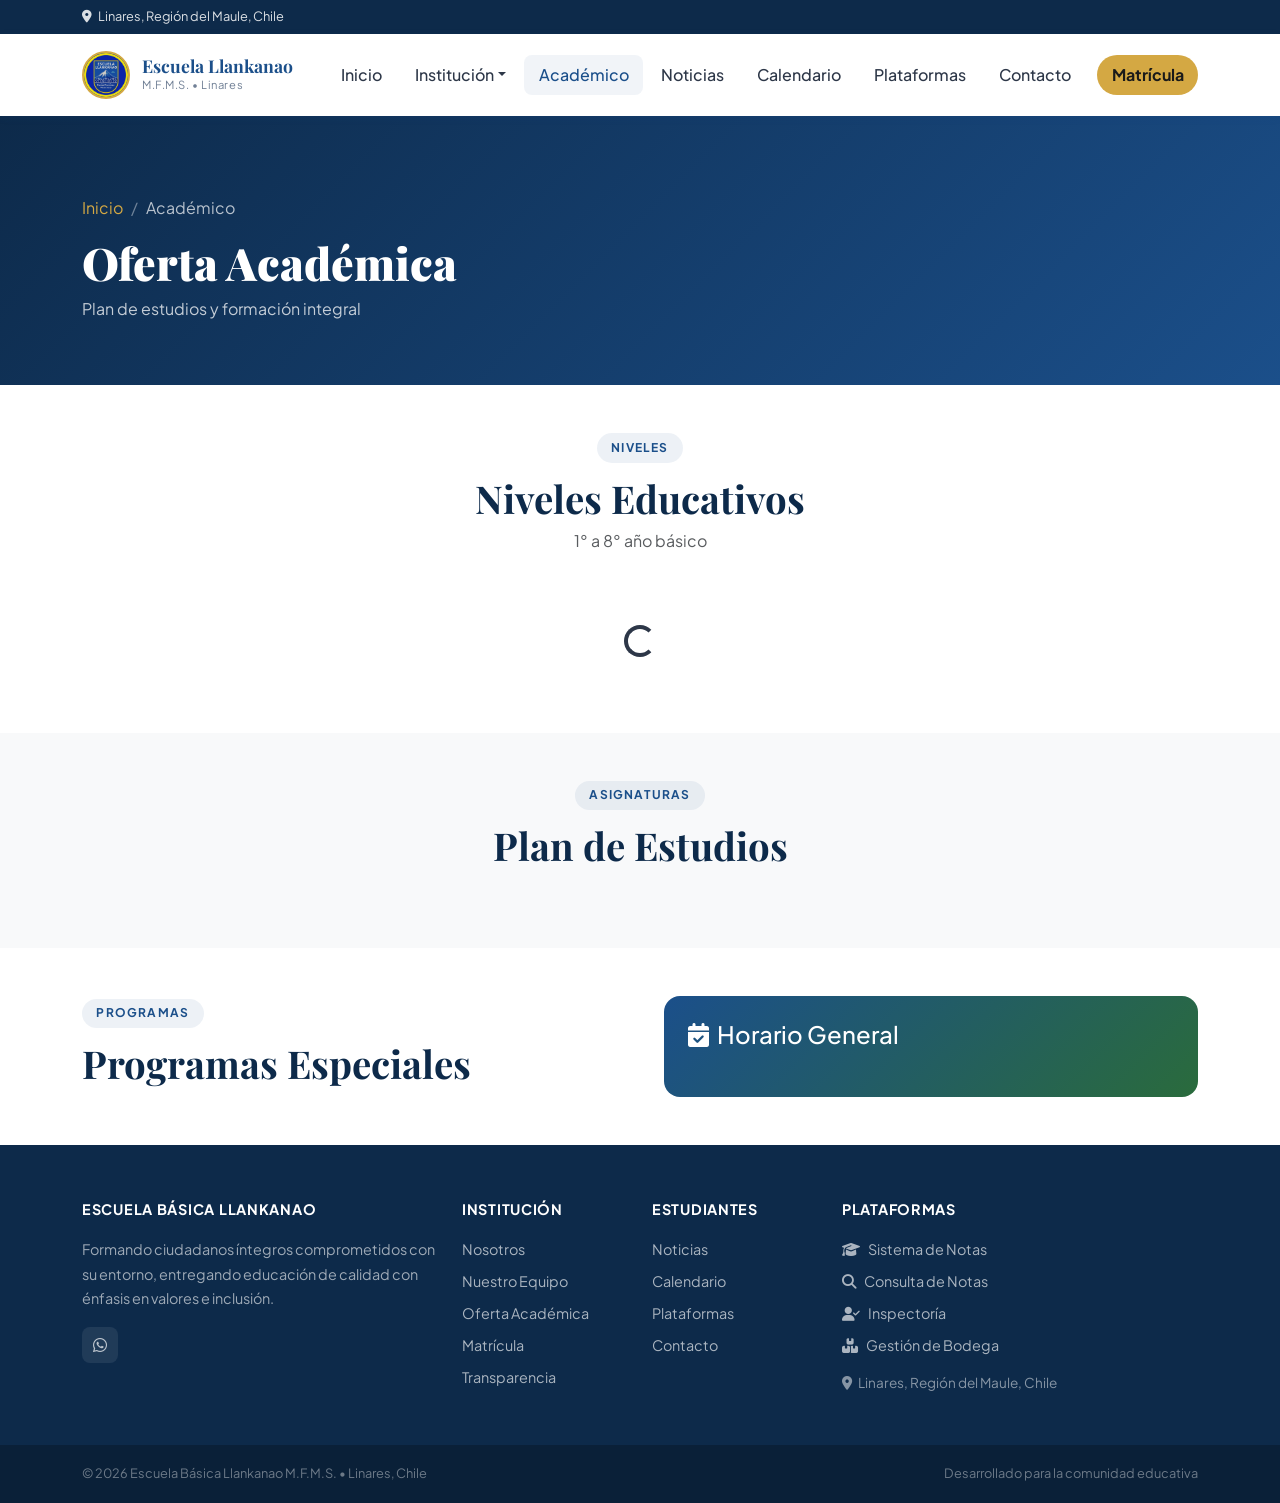
<file: academico.html>
<!DOCTYPE html>
<html lang="es"><head><meta charset="UTF-8"><meta name="viewport" content="width=device-width,initial-scale=1.0">
<title>Académico — Escuela Llankanao</title>
<link rel="icon" href="assets/img/favicon.png">
<link rel="stylesheet" href="https://cdnjs.cloudflare.com/ajax/libs/bootstrap/5.3.2/css/bootstrap.min.css">
<link rel="stylesheet" href="https://cdnjs.cloudflare.com/ajax/libs/font-awesome/6.5.0/css/all.min.css">
<link rel="stylesheet" href="assets/css/style.css">
</head><body>
<div id="navbar-container"></div>
<div id="avisos-container"></div>
<div class="page-hero"><div class="container">
  <nav aria-label="breadcrumb"><ol class="breadcrumb"><li class="breadcrumb-item"><a href="index.html">Inicio</a></li><li class="breadcrumb-item active">Académico</li></ol></nav>
  <h1>Oferta Académica</h1><p>Plan de estudios y formación integral</p>
</div></div>

<section class="py-5"><div class="container">
  <div class="text-center mb-5"><span class="section-badge">Niveles</span><h2 class="section-title">Niveles Educativos</h2><p class="text-muted">1° a 8° año básico</p></div>
  <div id="niveles-grid" class="row g-3"><div class="col-12 text-center py-4"><div class="spinner-border" role="status"></div></div></div>
</div></section>

<section class="py-5 bg-light"><div class="container">
  <div class="text-center mb-5"><span class="section-badge">Asignaturas</span><h2 class="section-title">Plan de Estudios</h2></div>
  <div id="asig-grid" class="row g-3"></div>
</div></section>

<section class="py-5"><div class="container">
  <div class="row g-5 align-items-center">
    <div class="col-lg-6 reveal">
      <span class="section-badge">Programas</span><h2 class="section-title">Programas Especiales</h2>
      <div id="programas-list" class="d-flex flex-column gap-3"></div>
    </div>
    <div class="col-lg-6 reveal">
      <div id="horario-card" class="p-4 rounded-4" style="background:linear-gradient(135deg,var(--color-primary),var(--color-accent))">
        <h4 class="text-white mb-4"><i class="fas fa-calendar-check me-2"></i>Horario General</h4>
        <table class="table table-borderless text-white mb-0" id="horario-table"></table>
      </div>
    </div>
  </div>
</div></section>

<div id="footer-container"></div>
<script src="https://cdnjs.cloudflare.com/ajax/libs/bootstrap/5.3.2/js/bootstrap.bundle.min.js"></script>
<script src="assets/js/app.js"></script>
<script>
initComponents('academico'); loadAvisos();
const NIVEL_COLORS=['#e74c3c','#e67e22','#f1c40f','#2ecc71','#1abc9c','#3498db','#9b59b6','#1B4F8A'];
async function cargarAcademico() {
  try {
    const data = await gasGet('getAcademico');
    const ac = data.academico || {};
    // Niveles
    const niveles = ac.niveles || [];
    document.getElementById('niveles-grid').innerHTML = niveles.map((n,i)=>`
      <div class="col-lg-3 col-md-4 col-sm-6 reveal">
        <div class="card border-0 shadow-sm h-100 text-center p-4">
          ${n.foto?`<img src="${n.foto}" class="rounded-circle mx-auto mb-3" style="width:80px;height:80px;object-fit:cover" alt="">`:`<div class="mb-3 mx-auto d-flex align-items-center justify-content-center" style="background:${NIVEL_COLORS[i%8]};color:white;width:60px;height:60px;border-radius:50%;font-size:1.1rem;font-weight:700">${i+1}°</div>`}
          <h6 class="fw-bold">${n.nombre}</h6><p class="text-muted small">${n.descripcion}</p>
        </div>
      </div>`).join('') || '<div class="col-12 text-center text-muted">Sin niveles configurados</div>';
    // Asignaturas
    const asigs = ac.asignaturas || [];
    document.getElementById('asig-grid').innerHTML = asigs.map(a=>`
      <div class="col-lg-4 col-md-6 reveal">
        <div class="d-flex align-items-center p-3 bg-white rounded-3 shadow-sm gap-3">
          <div style="background:${a.color||'#1B4F8A'};width:42px;height:42px;border-radius:10px;display:flex;align-items:center;justify-content:center;flex-shrink:0">
            <i class="${a.icono||'fas fa-book'} text-white"></i>
          </div>
          <span class="fw-bold small">${a.nombre}</span>
        </div>
      </div>`).join('') || '<div class="col-12 text-center text-muted">Sin asignaturas configuradas</div>';
    // Programas
    const progs = ac.programas || [];
    document.getElementById('programas-list').innerHTML = progs.map(p=>`
      <div class="d-flex align-items-start">
        <i class="fas fa-check-circle text-success me-3 mt-1 fa-lg"></i>
        <div><strong>${p.nombre}</strong><p class="text-muted mb-0 small">${p.descripcion}</p></div>
      </div>`).join('') || '<p class="text-muted">Sin programas configurados</p>';
    // Horario
    const h = ac.horario || {};
    document.getElementById('horario-table').innerHTML = [
      ['fas fa-sun','Jornada mañana',h.manana||'—'],
      ['fas fa-cloud-sun','Almuerzo',h.almuerzo||'—'],
      ['fas fa-moon','Jornada tarde',h.tarde||'—'],
      ['fas fa-calendar','Días hábiles',h.dias||'—']
    ].map(r=>`<tr><td><i class="${r[0]} me-2"></i>${r[1]}</td><td class="fw-bold">${r[2]}</td></tr>`).join('');
  } catch(e) { console.error(e); }
}
cargarAcademico();
</script></body></html>
</file>
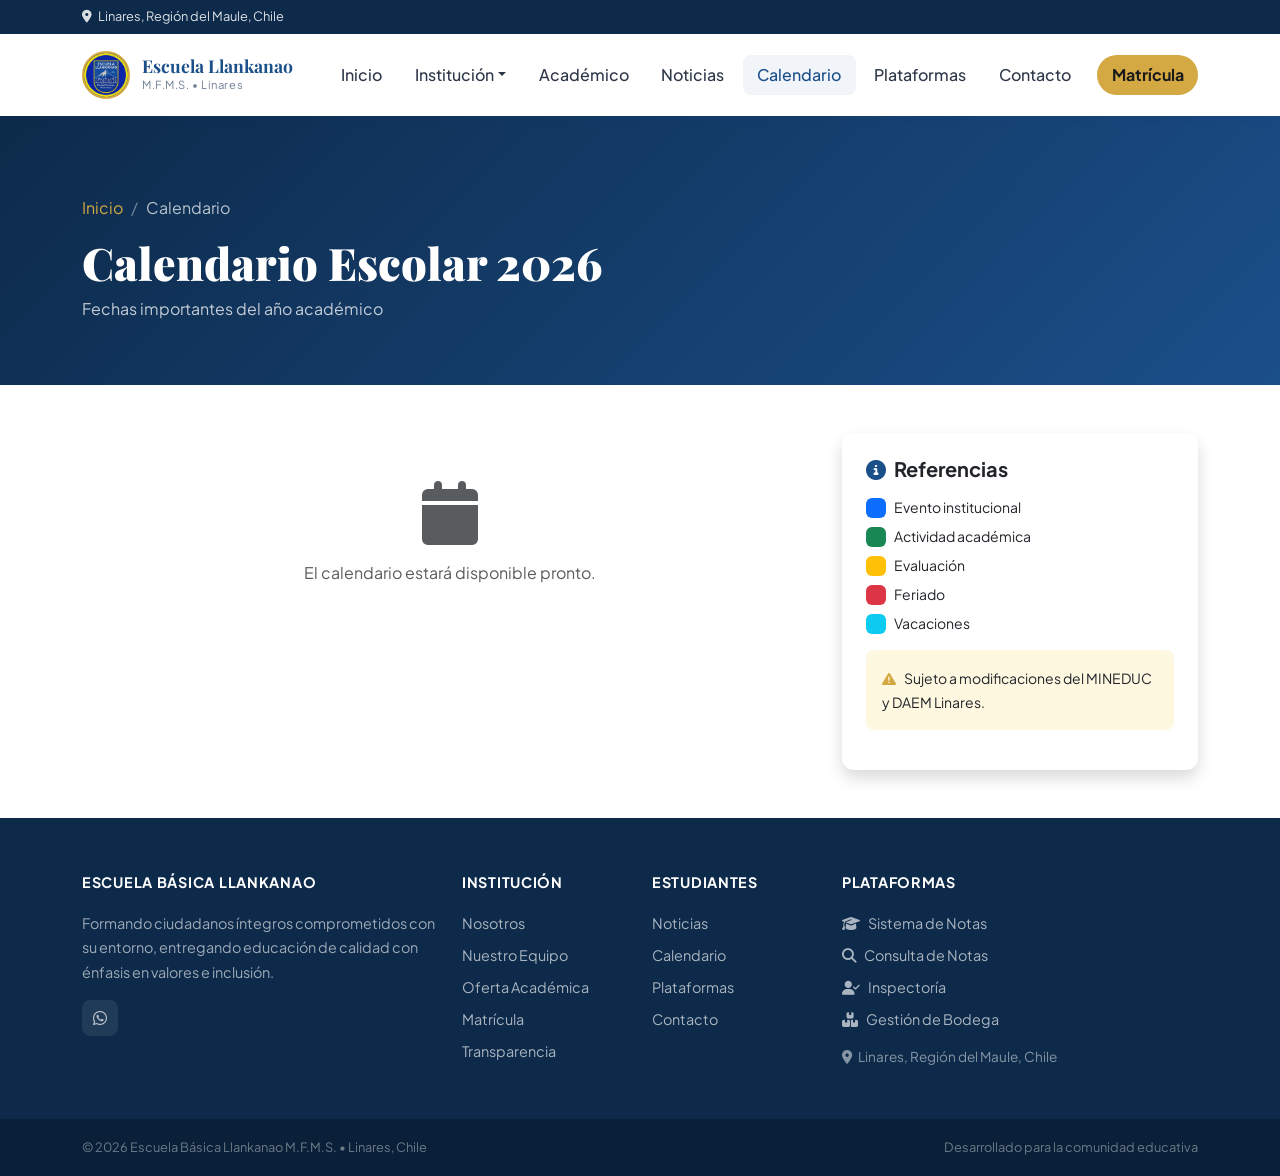
<file: calendario.html>
<!DOCTYPE html>
<html lang="es"><head><meta charset="UTF-8"><meta name="viewport" content="width=device-width,initial-scale=1.0">
<title>Calendario — Escuela Llankanao</title>
<link rel="icon" href="assets/img/favicon.png">
<link rel="stylesheet" href="https://cdnjs.cloudflare.com/ajax/libs/bootstrap/5.3.2/css/bootstrap.min.css">
<link rel="stylesheet" href="https://cdnjs.cloudflare.com/ajax/libs/font-awesome/6.5.0/css/all.min.css">
<link rel="stylesheet" href="assets/css/style.css">
</head><body>
<div id="navbar-container"></div>
<div id="avisos-container"></div>
<div class="page-hero"><div class="container">
  <nav aria-label="breadcrumb"><ol class="breadcrumb"><li class="breadcrumb-item"><a href="index.html">Inicio</a></li><li class="breadcrumb-item active">Calendario</li></ol></nav>
  <h1>Calendario Escolar <span id="cal-year"></span></h1><p>Fechas importantes del año académico</p>
</div></div>
<section class="py-5"><div class="container">
  <div class="row g-4">
    <div class="col-lg-8" id="cal-content">
      <div class="text-center py-5 text-muted"><div class="spinner-border" role="status"></div><p class="mt-2">Cargando...</p></div>
    </div>
    <div class="col-lg-4">
      <div class="card border-0 shadow p-4 sticky-top" style="top:100px">
        <h5 class="fw-bold mb-3"><i class="fas fa-info-circle me-2" style="color:var(--color-primary)"></i>Referencias</h5>
        <div class="d-flex flex-column gap-2 mb-3">
          <div class="d-flex align-items-center gap-2"><span class="badge bg-primary">&nbsp;&nbsp;</span><span class="small">Evento institucional</span></div>
          <div class="d-flex align-items-center gap-2"><span class="badge bg-success">&nbsp;&nbsp;</span><span class="small">Actividad académica</span></div>
          <div class="d-flex align-items-center gap-2"><span class="badge bg-warning text-dark">&nbsp;&nbsp;</span><span class="small">Evaluación</span></div>
          <div class="d-flex align-items-center gap-2"><span class="badge bg-danger">&nbsp;&nbsp;</span><span class="small">Feriado</span></div>
          <div class="d-flex align-items-center gap-2"><span class="badge bg-info text-dark">&nbsp;&nbsp;</span><span class="small">Vacaciones</span></div>
        </div>
        <div class="alert border-0 rounded-3 p-3" style="background:#fff8e1"><small><i class="fas fa-exclamation-triangle me-2" style="color:#D4A843"></i>Sujeto a modificaciones del MINEDUC y DAEM Linares.</small></div>
      </div>
    </div>
  </div>
</div></section>
<div id="footer-container"></div>
<script src="https://cdnjs.cloudflare.com/ajax/libs/bootstrap/5.3.2/js/bootstrap.bundle.min.js"></script>
<script src="assets/js/app.js"></script>
<script>
initComponents('calendario'); loadAvisos();
document.getElementById('cal-year').textContent = new Date().getFullYear();
const TIPO_COLOR = {evento:'primary',academico:'success',evaluacion:'warning',feriado:'danger',vacaciones:'info'};
const MESES = ['Enero','Febrero','Marzo','Abril','Mayo','Junio','Julio','Agosto','Septiembre','Octubre','Noviembre','Diciembre'];
async function cargarCal() {
  const container = document.getElementById('cal-content');
  try {
    const data = await gasGet('getCalendario');
    const eventos = data.eventos || [];
    if(!eventos.length) { container.innerHTML='<div class="text-center py-5 text-muted"><i class="fas fa-calendar fa-4x mb-3"></i><p>El calendario del año estará disponible pronto.</p><a href="admin.html" class="btn btn-sm btn-outline-primary">Administrar</a></div>'; return; }
    const porMes = {};
    eventos.forEach(e => { const m=new Date(e.fecha+'T12:00:00').getMonth(); if(!porMes[m]) porMes[m]=[]; porMes[m].push(e); });
    container.innerHTML = '<div class="row g-3">'+Object.keys(porMes).sort((a,b)=>a-b).map(m=>`
      <div class="col-md-6"><div class="card border-0 shadow-sm h-100">
        <div class="card-header border-0 fw-bold" style="background:var(--color-primary);color:white">${MESES[m]}</div>
        <div class="card-body p-3">${porMes[m].map(e=>`
          <div class="d-flex align-items-start gap-2 mb-2">
            <span class="badge bg-${TIPO_COLOR[e.tipo]||'secondary'} flex-shrink-0 mt-1">&nbsp;</span>
            <div><div class="small fw-semibold">${e.titulo}</div>
            <small class="text-muted">${formatFecha(e.fecha)}${e.fecha_fin?' – '+formatFecha(e.fecha_fin):''}</small>
            ${e.descripcion?`<br><small class="text-muted">${e.descripcion}</small>`:''}</div>
          </div>`).join('')}
        </div></div></div>`).join('')+'</div>';
  } catch(e) { container.innerHTML='<div class="text-center py-5 text-muted"><i class="fas fa-calendar fa-4x mb-3"></i><p>El calendario estará disponible pronto.</p></div>'; }
}
cargarCal();
</script></body></html>
</file>
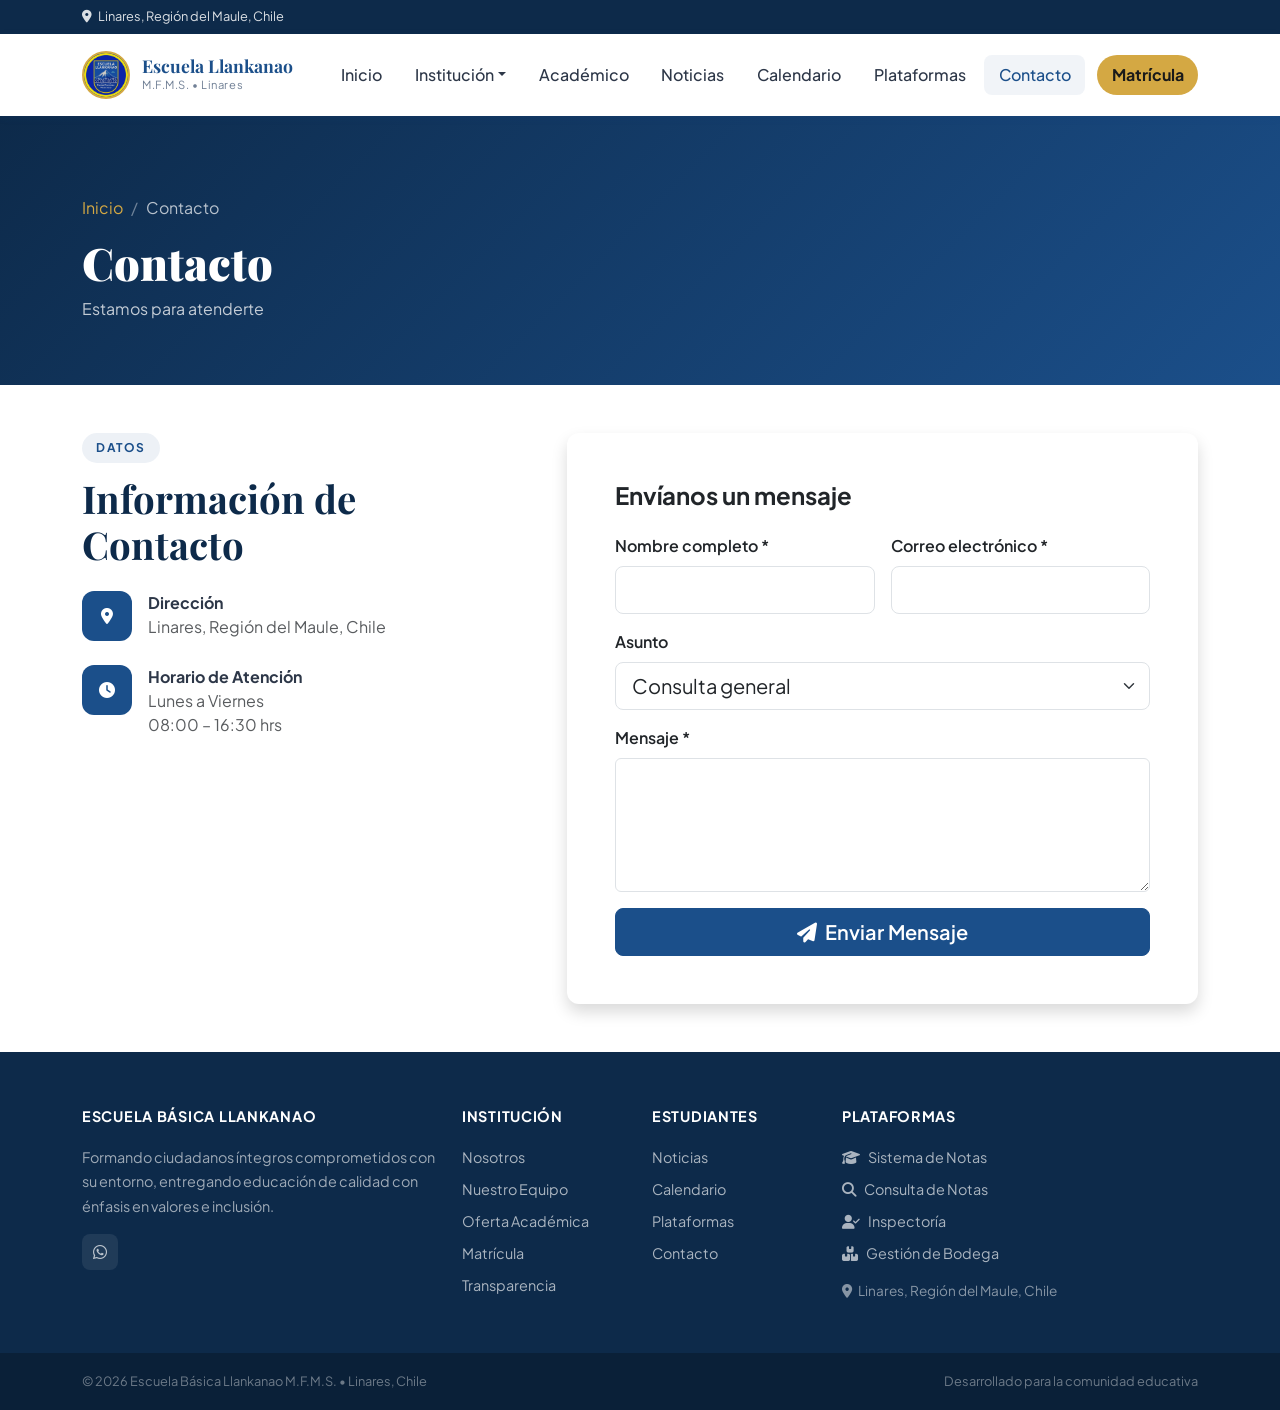
<file: contacto.html>
<!DOCTYPE html>
<html lang="es">
<head>
  <meta charset="UTF-8"><meta name="viewport" content="width=device-width, initial-scale=1.0">
  <title>Contacto — Escuela Llankanao</title>
  <link rel="icon" href="assets/img/favicon.png" type="image/png">
  <link rel="stylesheet" href="https://cdnjs.cloudflare.com/ajax/libs/bootstrap/5.3.2/css/bootstrap.min.css">
  <link rel="stylesheet" href="https://cdnjs.cloudflare.com/ajax/libs/font-awesome/6.5.0/css/all.min.css">
  <link rel="stylesheet" href="assets/css/style.css">
</head>
<body>
<div id="navbar-container"></div>
<div class="page-hero">
  <div class="container">
    <nav aria-label="breadcrumb"><ol class="breadcrumb"><li class="breadcrumb-item"><a href="index.html">Inicio</a></li><li class="breadcrumb-item active">Contacto</li></ol></nav>
    <h1>Contacto</h1><p>Estamos para atenderte</p>
  </div>
</div>
<section class="py-5">
  <div class="container">
    <div class="row g-5">
      <div class="col-lg-5">
        <span class="section-badge">Datos</span>
        <h2 class="section-title">Información de Contacto</h2>
        <div class="d-flex flex-column gap-4 mt-4" id="contact-info">
          <div class="d-flex gap-3">
            <div style="background:var(--color-primary);width:50px;height:50px;border-radius:12px;display:flex;align-items:center;justify-content:center;flex-shrink:0"><i class="fas fa-map-marker-alt text-white"></i></div>
            <div><strong>Dirección</strong><p class="text-muted mb-0">Linares, Región del Maule, Chile</p></div>
          </div>
          <div class="d-flex gap-3">
            <div style="background:var(--color-primary);width:50px;height:50px;border-radius:12px;display:flex;align-items:center;justify-content:center;flex-shrink:0"><i class="fas fa-clock text-white"></i></div>
            <div><strong>Horario de Atención</strong><p class="text-muted mb-0">Lunes a Viernes<br>08:00 – 16:30 hrs</p></div>
          </div>
        </div>
      </div>
      <div class="col-lg-7">
        <div class="card border-0 shadow p-4 p-md-5">
          <div id="form-success" class="d-none text-center py-4">
            <div class="mb-4" style="width:80px;height:80px;background:#d4edda;border-radius:50%;display:flex;align-items:center;justify-content:center;margin:auto"><i class="fas fa-check fa-2x text-success"></i></div>
            <h4 class="fw-bold">¡Mensaje enviado!</h4>
            <p class="text-muted">Hemos recibido su mensaje. Nos pondremos en contacto a la brevedad.</p>
            <button class="btn btn-outline-primary" onclick="resetForm()">Enviar otro mensaje</button>
          </div>
          <div id="form-area">
            <h4 class="fw-bold mb-4">Envíanos un mensaje</h4>
            <div id="form-error" class="alert alert-danger d-none"></div>
            <form id="contactForm">
              <div class="row g-3">
                <div class="col-md-6"><label class="form-label fw-semibold">Nombre completo *</label><input type="text" id="c-nombre" class="form-control form-control-lg" required></div>
                <div class="col-md-6"><label class="form-label fw-semibold">Correo electrónico *</label><input type="email" id="c-email" class="form-control form-control-lg" required></div>
                <div class="col-12"><label class="form-label fw-semibold">Asunto</label>
                  <select id="c-asunto" class="form-select form-select-lg">
                    <option>Consulta general</option><option>Matrícula</option><option>Información académica</option><option>Inspectoría</option><option>Transporte escolar</option><option>Otro</option>
                  </select>
                </div>
                <div class="col-12"><label class="form-label fw-semibold">Mensaje *</label><textarea id="c-mensaje" class="form-control" rows="5" required></textarea></div>
                <div class="col-12"><button type="submit" class="btn btn-primary btn-lg w-100" id="submit-btn"><i class="fas fa-paper-plane me-2"></i>Enviar Mensaje</button></div>
              </div>
            </form>
          </div>
        </div>
      </div>
    </div>
  </div>
</section>
<div id="footer-container"></div>
<script src="https://cdnjs.cloudflare.com/ajax/libs/bootstrap/5.3.2/js/bootstrap.bundle.min.js"></script>
<script src="assets/js/app.js"></script>
<script>
  initComponents('contacto'); loadAvisos();

  async function loadContactInfo() {
    try {
      const data = await gasGet('getConfig');
      const cfg = data.config || {};
      const info = document.getElementById('contact-info');
      let extra = '';
      if(cfg.telefono) extra += `<div class="d-flex gap-3"><div style="background:var(--color-primary);width:50px;height:50px;border-radius:12px;display:flex;align-items:center;justify-content:center;flex-shrink:0"><i class="fas fa-phone text-white"></i></div><div><strong>Teléfono</strong><p class="text-muted mb-0"><a href="tel:${cfg.telefono}" class="text-muted text-decoration-none">${cfg.telefono}</a></p></div></div>`;
      if(cfg.email) extra += `<div class="d-flex gap-3"><div style="background:var(--color-primary);width:50px;height:50px;border-radius:12px;display:flex;align-items:center;justify-content:center;flex-shrink:0"><i class="fas fa-envelope text-white"></i></div><div><strong>Correo Electrónico</strong><p class="text-muted mb-0"><a href="mailto:${cfg.email}" class="text-muted text-decoration-none">${cfg.email}</a></p></div></div>`;
      if(extra) info.innerHTML = `<div class="d-flex gap-3"><div style="background:var(--color-primary);width:50px;height:50px;border-radius:12px;display:flex;align-items:center;justify-content:center;flex-shrink:0"><i class="fas fa-map-marker-alt text-white"></i></div><div><strong>Dirección</strong><p class="text-muted mb-0">${cfg.direccion||'Linares, Chile'}</p></div></div>` + extra + `<div class="d-flex gap-3"><div style="background:var(--color-primary);width:50px;height:50px;border-radius:12px;display:flex;align-items:center;justify-content:center;flex-shrink:0"><i class="fas fa-clock text-white"></i></div><div><strong>Horario</strong><p class="text-muted mb-0">Lunes a Viernes<br>08:00 – 16:30 hrs</p></div></div>`;
    } catch(e) {}
  }
  loadContactInfo();

  document.getElementById('contactForm').addEventListener('submit', async function(e) {
    e.preventDefault();
    const btn = document.getElementById('submit-btn');
    btn.disabled = true; btn.innerHTML = '<span class="spinner-border spinner-border-sm me-2"></span>Enviando...';
    document.getElementById('form-error').classList.add('d-none');
    try {
      await gasPost('saveContacto', {
        nombre: document.getElementById('c-nombre').value,
        email: document.getElementById('c-email').value,
        asunto: document.getElementById('c-asunto').value,
        mensaje: document.getElementById('c-mensaje').value,
      });
      document.getElementById('form-area').classList.add('d-none');
      document.getElementById('form-success').classList.remove('d-none');
    } catch(err) {
      document.getElementById('form-error').textContent = 'Error al enviar. Intente nuevamente.';
      document.getElementById('form-error').classList.remove('d-none');
      btn.disabled = false; btn.innerHTML = '<i class="fas fa-paper-plane me-2"></i>Enviar Mensaje';
    }
  });
  function resetForm() { document.getElementById('form-area').classList.remove('d-none'); document.getElementById('form-success').classList.add('d-none'); document.getElementById('contactForm').reset(); }
</script>
</body></html>
</file>
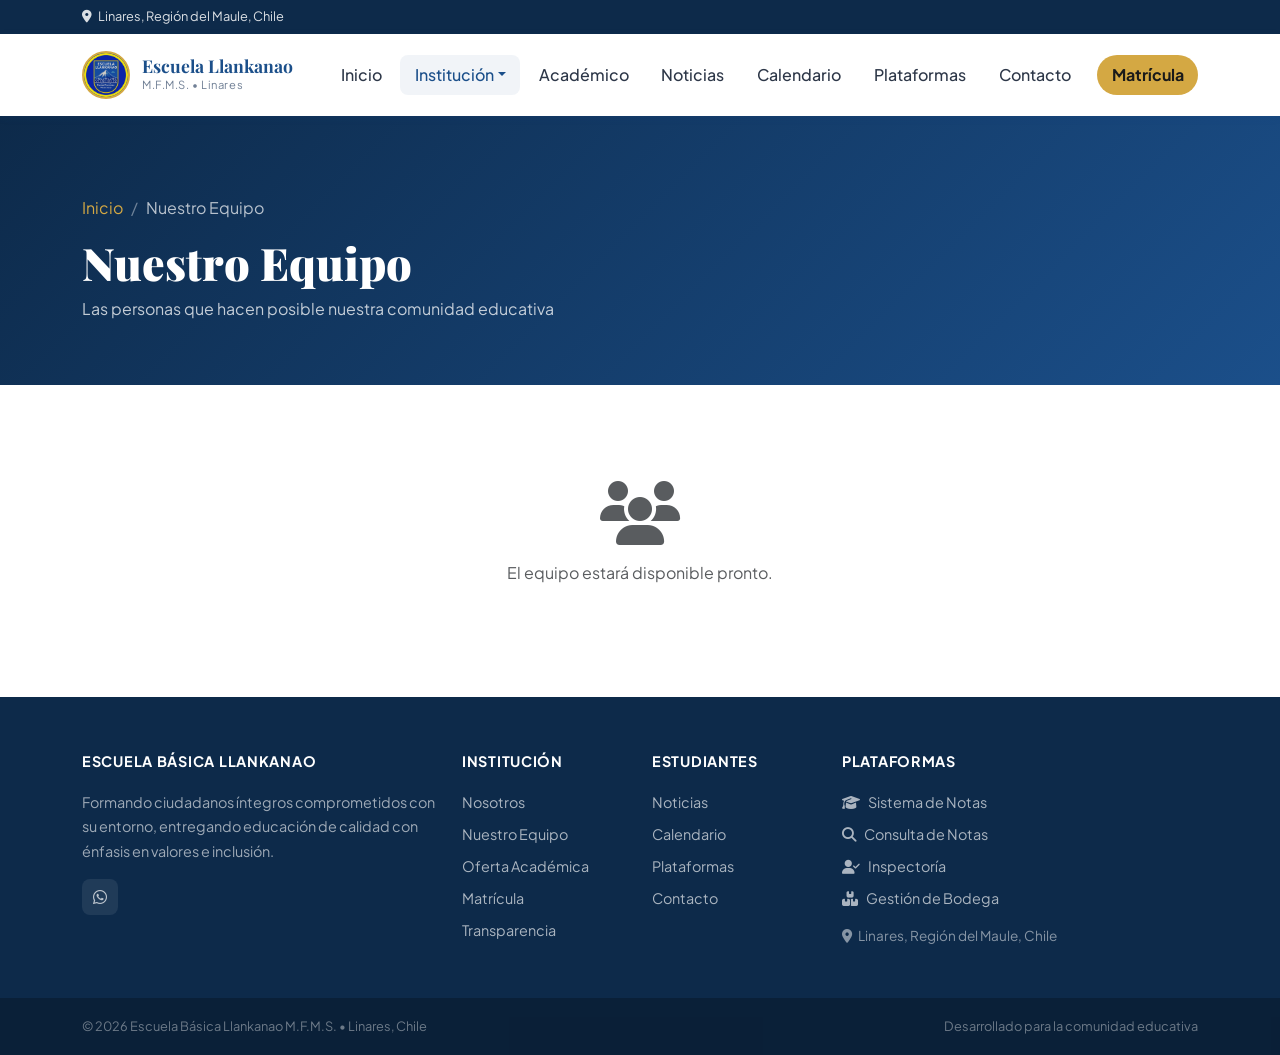
<file: equipo.html>
<!DOCTYPE html>
<html lang="es">
<head>
  <meta charset="UTF-8"><meta name="viewport" content="width=device-width, initial-scale=1.0">
  <title>Nuestro Equipo — Escuela Llankanao</title>
  <link rel="icon" href="assets/img/favicon.png" type="image/png">
  <link rel="stylesheet" href="https://cdnjs.cloudflare.com/ajax/libs/bootstrap/5.3.2/css/bootstrap.min.css">
  <link rel="stylesheet" href="https://cdnjs.cloudflare.com/ajax/libs/font-awesome/6.5.0/css/all.min.css">
  <link rel="stylesheet" href="assets/css/style.css">
</head>
<body>
<div id="navbar-container"></div>
<div class="page-hero">
  <div class="container">
    <nav aria-label="breadcrumb"><ol class="breadcrumb"><li class="breadcrumb-item"><a href="index.html">Inicio</a></li><li class="breadcrumb-item active">Nuestro Equipo</li></ol></nav>
    <h1>Nuestro Equipo</h1><p>Las personas que hacen posible nuestra comunidad educativa</p>
  </div>
</div>
<section class="py-5">
  <div class="container" id="equipo-container">
    <div class="loading-spinner"><div class="spinner-border" role="status"></div><p class="mt-2">Cargando equipo...</p></div>
  </div>
</section>
<div id="footer-container"></div>
<script src="https://cdnjs.cloudflare.com/ajax/libs/bootstrap/5.3.2/js/bootstrap.bundle.min.js"></script>
<script src="assets/js/app.js"></script>
<script>
  initComponents('equipo'); loadAvisos();
  const TIPOS = ['Directivo','Docente','Asistente de la Educación','Administrativo','Otro'];
  async function loadEquipo() {
    const container = document.getElementById('equipo-container');
    try {
      const data = await gasGet('getEquipo');
      const equipo = data.equipo || [];
      if(!equipo.length) { container.innerHTML = `<div class="text-center py-5 text-muted"><i class="fas fa-users fa-4x mb-3"></i><p>El equipo se publicará próximamente.</p></div>`; return; }
      let html = '';
      TIPOS.forEach(tipo => {
        const miembros = equipo.filter(m => (m.cargo_tipo||'Otro') === tipo);
        if(!miembros.length) return;
        html += `<div class="mb-5">
          <div class="d-flex align-items-center gap-3 mb-4">
            <div style="width:4px;height:40px;background:var(--color-secondary);border-radius:2px"></div>
            <h3 class="mb-0 fw-bold">${tipo}</h3>
          </div>
          <div class="row g-4">
            ${miembros.map(m => `
            <div class="col-lg-3 col-md-4 col-sm-6 reveal">
              <div class="card border-0 shadow-sm text-center p-4 h-100 hover-lift">
                ${m.foto ? `<img src="${m.foto}" class="rounded-circle mx-auto mb-3" style="width:100px;height:100px;object-fit:cover" alt="">` : `<div class="rounded-circle mx-auto mb-3 d-flex align-items-center justify-content-center" style="width:100px;height:100px;background:linear-gradient(135deg,var(--color-primary),var(--color-accent))"><i class="fas fa-user fa-3x text-white"></i></div>`}
                <h6 class="fw-bold mb-1">${m.nombre}</h6>
                <p class="text-muted small mb-0">${m.cargo}</p>
                ${m.especialidad?`<p class="small mb-0" style="color:var(--color-secondary)">${m.especialidad}</p>`:''}
              </div>
            </div>`).join('')}
          </div>
        </div>`;
      });
      container.innerHTML = html;
    } catch(e) { container.innerHTML = `<div class="text-center py-5 text-muted"><i class="fas fa-users fa-4x mb-3"></i><p>El equipo estará disponible pronto.</p></div>`; }
  }
  loadEquipo();
</script>
</body></html>
</file>
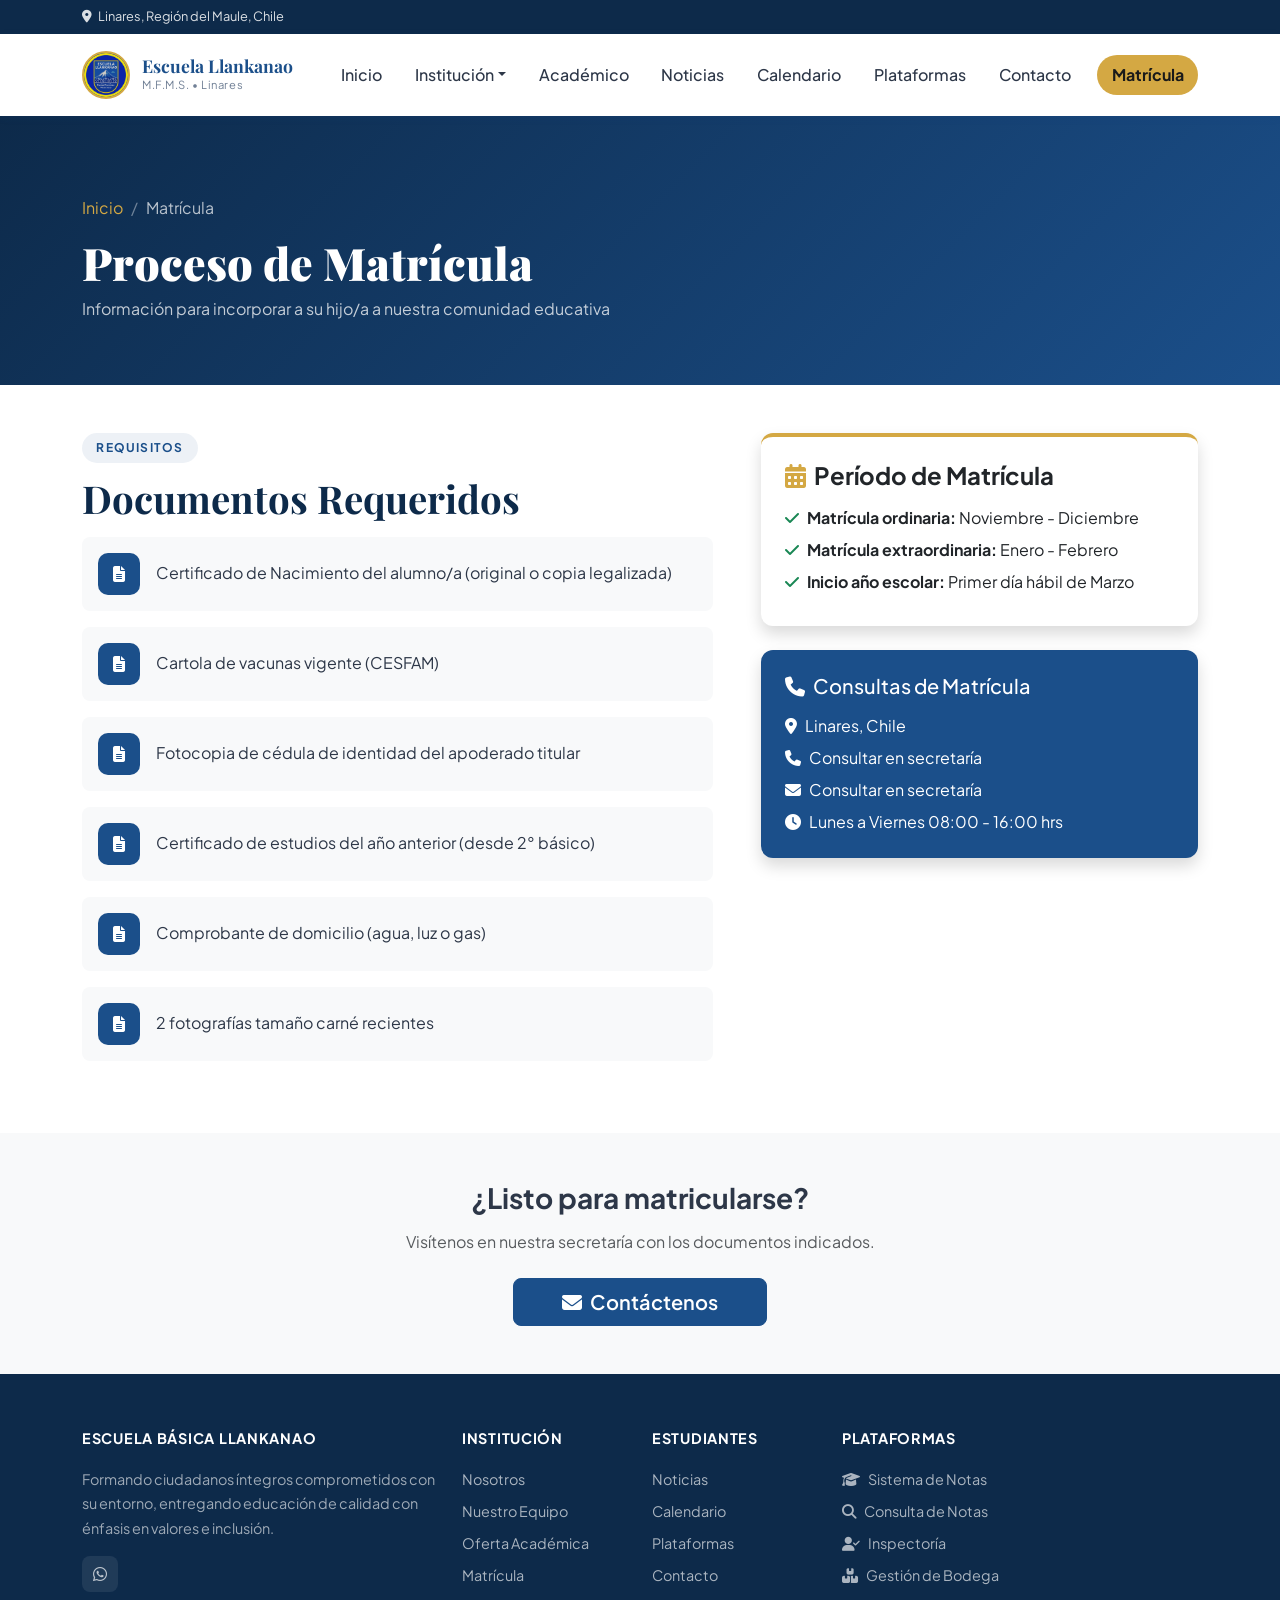
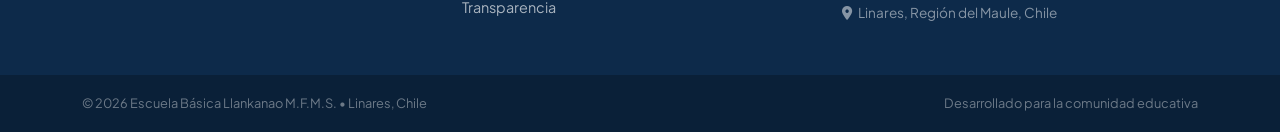
<file: matricula.html>
<!DOCTYPE html>
<html lang="es"><head><meta charset="UTF-8"><meta name="viewport" content="width=device-width,initial-scale=1.0">
<title>Matrícula — Escuela Llankanao</title>
<link rel="icon" href="assets/img/favicon.png">
<link rel="stylesheet" href="https://cdnjs.cloudflare.com/ajax/libs/bootstrap/5.3.2/css/bootstrap.min.css">
<link rel="stylesheet" href="https://cdnjs.cloudflare.com/ajax/libs/font-awesome/6.5.0/css/all.min.css">
<link rel="stylesheet" href="assets/css/style.css">
</head><body>
<div id="navbar-container"></div>
<div id="avisos-container"></div>
<div class="page-hero"><div class="container">
  <nav aria-label="breadcrumb"><ol class="breadcrumb"><li class="breadcrumb-item"><a href="index.html">Inicio</a></li><li class="breadcrumb-item active">Matrícula</li></ol></nav>
  <h1 id="mat-titulo">Proceso de Matrícula</h1>
  <p id="mat-subtitulo">Información para incorporar a su hijo/a a nuestra comunidad educativa</p>
</div></div>

<section class="py-5"><div class="container"><div class="row g-5">
  <div class="col-lg-7 reveal">
    <span class="section-badge">Requisitos</span>
    <h2 class="section-title">Documentos Requeridos</h2>
    <div id="mat-documentos" class="d-flex flex-column gap-3 mt-3">
      <!-- dinámico -->
    </div>
    <div id="mat-info-extra" class="mt-4"></div>
  </div>
  <div class="col-lg-5">
    <div class="card border-0 shadow p-4 mb-4" style="border-top:4px solid var(--color-secondary)!important">
      <h4 class="fw-bold mb-3"><i class="fas fa-calendar-alt me-2" style="color:var(--color-secondary)"></i>Período de Matrícula</h4>
      <div id="mat-periodos"></div>
    </div>
    <div class="card border-0 shadow p-4" style="background:var(--color-primary);color:white">
      <h5 class="mb-3"><i class="fas fa-phone me-2"></i>Consultas de Matrícula</h5>
      <p class="mb-2" id="mat-dir"><i class="fas fa-map-marker-alt me-2"></i>Linares, Chile</p>
      <p class="mb-2" id="mat-tel"><i class="fas fa-phone me-2"></i>Consultar en secretaría</p>
      <p class="mb-2" id="mat-email"><i class="fas fa-envelope me-2"></i>Consultar en secretaría</p>
      <p class="mb-0" id="mat-horario"><i class="fas fa-clock me-2"></i>Lunes a Viernes 08:00 - 16:00 hrs</p>
    </div>
  </div>
</div></div></section>

<section class="py-5 bg-light"><div class="container text-center">
  <h3 class="fw-bold mb-3" id="mat-cta-titulo">¿Listo para matricularse?</h3>
  <p class="text-muted mb-4" id="mat-cta-texto">Visítenos en nuestra secretaría con los documentos indicados.</p>
  <a href="contacto.html" class="btn btn-primary btn-lg px-5"><i class="fas fa-envelope me-2"></i>Contáctenos</a>
</div></section>

<div id="footer-container"></div>
<script src="https://cdnjs.cloudflare.com/ajax/libs/bootstrap/5.3.2/js/bootstrap.bundle.min.js"></script>
<script src="assets/js/app.js"></script>
<script>
initComponents('matricula'); loadAvisos();

const DOCS_DEFAULT = [
  'Certificado de Nacimiento del alumno/a (original o copia legalizada)',
  'Cartola de vacunas vigente (CESFAM)',
  'Fotocopia de cédula de identidad del apoderado titular',
  'Certificado de estudios del año anterior (desde 2° básico)',
  'Comprobante de domicilio (agua, luz o gas)',
  '2 fotografías tamaño carné recientes'
];
const PERIODOS_DEFAULT = [
  {label:'Matrícula ordinaria', valor:'Noviembre - Diciembre'},
  {label:'Matrícula extraordinaria', valor:'Enero - Febrero'},
  {label:'Inicio año escolar', valor:'Primer día hábil de Marzo'}
];

async function cargarMatricula() {
  // Cargar datos de contacto
  try {
    const dc = await gasGet('getConfig');
    const cfg = dc.config||{};
    if(cfg.direccion) document.getElementById('mat-dir').innerHTML = `<i class="fas fa-map-marker-alt me-2"></i>${cfg.direccion}`;
    if(cfg.telefono)  document.getElementById('mat-tel').innerHTML  = `<i class="fas fa-phone me-2"></i>${cfg.telefono}`;
    if(cfg.email)     document.getElementById('mat-email').innerHTML = `<i class="fas fa-envelope me-2"></i>${cfg.email}`;
  } catch(e){}

  // Cargar contenido editable
  try {
    const dp = await gasGet('getPagina', {pagina:'matricula'});
    const c = dp.contenido;
    if(c) {
      if(c.titulo)    document.getElementById('mat-titulo').textContent    = c.titulo;
      if(c.subtitulo) document.getElementById('mat-subtitulo').textContent = c.subtitulo;
      if(c.ctaTitulo) document.getElementById('mat-cta-titulo').textContent = c.ctaTitulo;
      if(c.ctaTexto)  document.getElementById('mat-cta-texto').textContent  = c.ctaTexto;
      if(c.horario)   document.getElementById('mat-horario').innerHTML = `<i class="fas fa-clock me-2"></i>${c.horario}`;
      if(c.infoExtra) document.getElementById('mat-info-extra').innerHTML = c.infoExtra;
      renderDocs(c.documentos||DOCS_DEFAULT);
      renderPeriodos(c.periodos||PERIODOS_DEFAULT);
      return;
    }
  } catch(e){}
  renderDocs(DOCS_DEFAULT);
  renderPeriodos(PERIODOS_DEFAULT);
}

function renderDocs(docs) {
  document.getElementById('mat-documentos').innerHTML = docs.map(d=>`
    <div class="d-flex align-items-start gap-3 p-3 bg-light rounded-3">
      <div style="background:var(--color-primary);width:42px;height:42px;border-radius:10px;display:flex;align-items:center;justify-content:center;flex-shrink:0">
        <i class="fas fa-file-alt text-white"></i>
      </div>
      <p class="mb-0 pt-2">${d}</p>
    </div>`).join('');
}

function renderPeriodos(periodos) {
  document.getElementById('mat-periodos').innerHTML = periodos.map(p=>`
    <div class="d-flex align-items-center mb-2">
      <i class="fas fa-check text-success me-2"></i>
      <span><strong>${p.label}:</strong> ${p.valor}</span>
    </div>`).join('');
}

cargarMatricula();
</script>
</body></html>
</file>
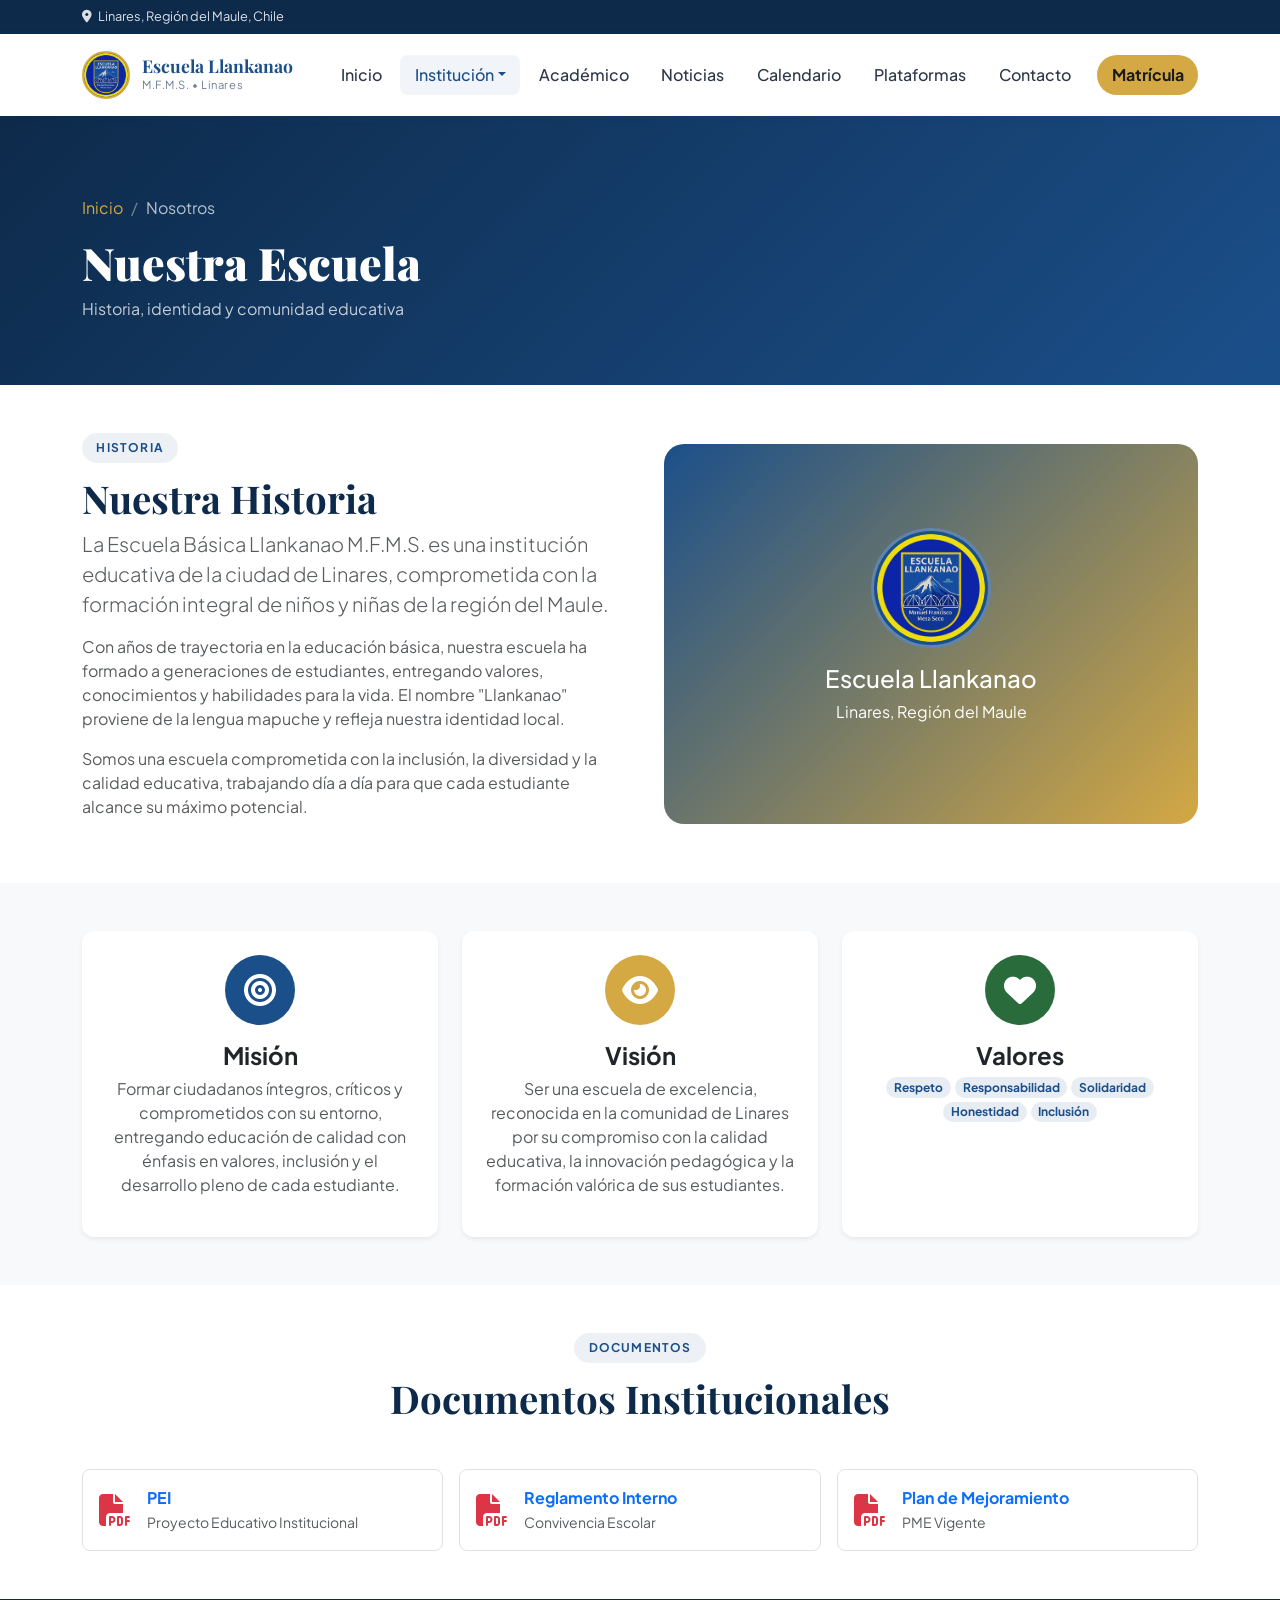
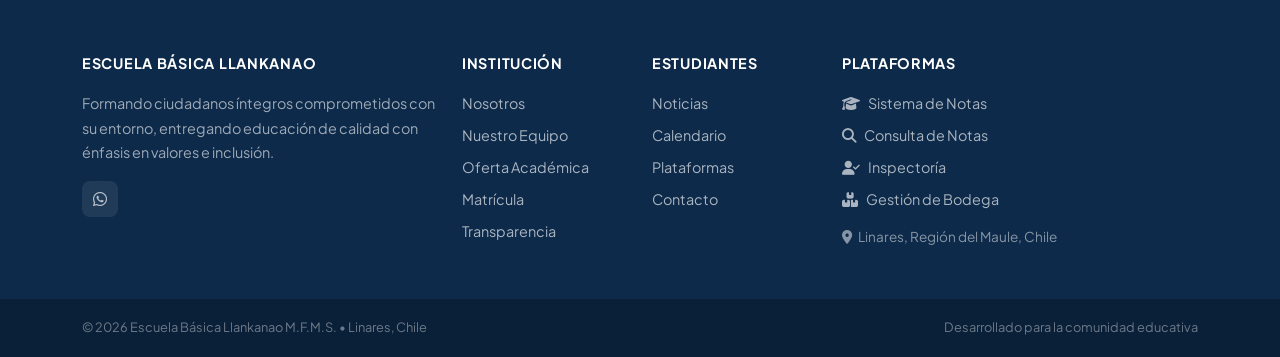
<file: nosotros.html>
<!DOCTYPE html>
<html lang="es">
<head>
  <meta charset="UTF-8"><meta name="viewport" content="width=device-width, initial-scale=1.0">
  <title>Nosotros — Escuela Llankanao</title>
  <link rel="icon" href="assets/img/favicon.png" type="image/png">
  <link rel="stylesheet" href="https://cdnjs.cloudflare.com/ajax/libs/bootstrap/5.3.2/css/bootstrap.min.css">
  <link rel="stylesheet" href="https://cdnjs.cloudflare.com/ajax/libs/font-awesome/6.5.0/css/all.min.css">
  <link rel="stylesheet" href="assets/css/style.css">
</head>
<body>
<div id="navbar-container"></div>
<div class="page-hero">
  <div class="container">
    <nav aria-label="breadcrumb"><ol class="breadcrumb"><li class="breadcrumb-item"><a href="index.html">Inicio</a></li><li class="breadcrumb-item active">Nosotros</li></ol></nav>
    <h1>Nuestra Escuela</h1><p>Historia, identidad y comunidad educativa</p>
  </div>
</div>
<section class="py-5">
  <div class="container">
    <div class="row align-items-center g-5">
      <div class="col-lg-6 reveal">
        <span class="section-badge">Historia</span>
        <h2 class="section-title" id="nos-h-titulo">Nuestra Historia</h2>
        <p class="lead text-muted" id="nos-p1">La Escuela Básica Llankanao M.F.M.S. es una institución educativa de la ciudad de Linares, comprometida con la formación integral de niños y niñas de la región del Maule.</p>
        <p class="text-muted" id="nos-p2">Con años de trayectoria en la educación básica, nuestra escuela ha formado a generaciones de estudiantes, entregando valores, conocimientos y habilidades para la vida. El nombre "Llankanao" proviene de la lengua mapuche y refleja nuestra identidad local.</p>
        <p class="text-muted">Somos una escuela comprometida con la inclusión, la diversidad y la calidad educativa, trabajando día a día para que cada estudiante alcance su máximo potencial.</p>
      </div>
      <div class="col-lg-6 reveal">
        <div class="d-flex align-items-center justify-content-center" style="height:380px;background:linear-gradient(135deg,var(--color-primary),var(--color-secondary));border-radius:20px;">
          <div class="text-center text-white p-4">
            <img src="assets/img/logo.png" onerror="this.src='assets/img/logo.svg'" style="width:120px;height:120px;border-radius:50%;object-fit:contain;background:#1B4F8A;border:3px solid rgba(255,255,255,.3);padding:3px" alt="Logo">
            <h4 class="mt-3">Escuela Llankanao</h4>
            <p>Linares, Región del Maule</p>
          </div>
        </div>
      </div>
    </div>
  </div>
</section>
<section class="py-5 bg-light">
  <div class="container">
    <div class="row g-4">
      <div class="col-md-4 reveal">
        <div class="card border-0 shadow-sm h-100 p-4 text-center">
          <div class="mb-3 mx-auto" style="background:var(--color-primary);width:70px;height:70px;border-radius:50%;display:flex;align-items:center;justify-content:center;"><i class="fas fa-bullseye fa-2x text-white"></i></div>
          <h4 class="fw-bold">Misión</h4>
          <p class="text-muted" id="nos-mision">Formar ciudadanos íntegros, críticos y comprometidos con su entorno, entregando educación de calidad con énfasis en valores, inclusión y el desarrollo pleno de cada estudiante.</p>
        </div>
      </div>
      <div class="col-md-4 reveal">
        <div class="card border-0 shadow-sm h-100 p-4 text-center">
          <div class="mb-3 mx-auto" style="background:var(--color-secondary);width:70px;height:70px;border-radius:50%;display:flex;align-items:center;justify-content:center;"><i class="fas fa-eye fa-2x text-white"></i></div>
          <h4 class="fw-bold">Visión</h4>
          <p class="text-muted" id="nos-vision">Ser una escuela de excelencia, reconocida en la comunidad de Linares por su compromiso con la calidad educativa, la innovación pedagógica y la formación valórica de sus estudiantes.</p>
        </div>
      </div>
      <div class="col-md-4 reveal">
        <div class="card border-0 shadow-sm h-100 p-4 text-center">
          <div class="mb-3 mx-auto" style="background:var(--color-accent);width:70px;height:70px;border-radius:50%;display:flex;align-items:center;justify-content:center;"><i class="fas fa-heart fa-2x text-white"></i></div>
          <h4 class="fw-bold">Valores</h4>
          <div id="nos-valores" class="d-flex flex-wrap gap-1 justify-content-center">
            <span class="badge rounded-pill" style="background:rgba(27,79,138,.1);color:var(--color-primary)">Respeto</span>
            <span class="badge rounded-pill" style="background:rgba(27,79,138,.1);color:var(--color-primary)">Responsabilidad</span>
            <span class="badge rounded-pill" style="background:rgba(27,79,138,.1);color:var(--color-primary)">Solidaridad</span>
            <span class="badge rounded-pill" style="background:rgba(27,79,138,.1);color:var(--color-primary)">Honestidad</span>
            <span class="badge rounded-pill" style="background:rgba(27,79,138,.1);color:var(--color-primary)">Inclusión</span>
          </div>
        </div>
      </div>
    </div>
  </div>
</section>
<section class="py-5">
  <div class="container">
    <div class="text-center mb-5">
      <span class="section-badge">Documentos</span>
      <h2 class="section-title">Documentos Institucionales</h2>
    </div>
    <div class="row g-3 justify-content-center">
      <div class="col-md-4 col-sm-6 reveal"><a href="transparencia.html" class="d-flex align-items-center p-3 border rounded-3 text-decoration-none hover-lift gap-3"><i class="fas fa-file-pdf fa-2x text-danger"></i><div><strong>PEI</strong><br><small class="text-muted">Proyecto Educativo Institucional</small></div></a></div>
      <div class="col-md-4 col-sm-6 reveal"><a href="transparencia.html" class="d-flex align-items-center p-3 border rounded-3 text-decoration-none hover-lift gap-3"><i class="fas fa-file-pdf fa-2x text-danger"></i><div><strong>Reglamento Interno</strong><br><small class="text-muted">Convivencia Escolar</small></div></a></div>
      <div class="col-md-4 col-sm-6 reveal"><a href="transparencia.html" class="d-flex align-items-center p-3 border rounded-3 text-decoration-none hover-lift gap-3"><i class="fas fa-file-pdf fa-2x text-danger"></i><div><strong>Plan de Mejoramiento</strong><br><small class="text-muted">PME Vigente</small></div></a></div>
    </div>
  </div>
</section>
<div id="footer-container"></div>
<script src="https://cdnjs.cloudflare.com/ajax/libs/bootstrap/5.3.2/js/bootstrap.bundle.min.js"></script>
<script src="assets/js/app.js"></script>
<script>initComponents('nosotros');loadAvisos();
gasGet('getPagina',{pagina:'nosotros'}).then(function(d){
  var c=d.contenido; if(!c) return;
  function set(id,val){var e=document.getElementById(id);if(e&&val)e.textContent=val;}
  set('nos-h-titulo',c.historiaTitulo); set('nos-p1',c.historiaP1); set('nos-p2',c.historiaP2);
  set('nos-mision',c.mision); set('nos-vision',c.vision);
  if(c.valores){var vals=c.valores.split(',').map(function(v){return v.trim();}).filter(Boolean);var cont=document.getElementById('nos-valores');if(cont&&vals.length)cont.innerHTML=vals.map(function(v){return '<span class="badge rounded-pill" style="background:rgba(27,79,138,.1);color:var(--color-primary)">'+v+'</span>';}).join(' ');}
}).catch(function(){});
</script>
</body></html>
</file>
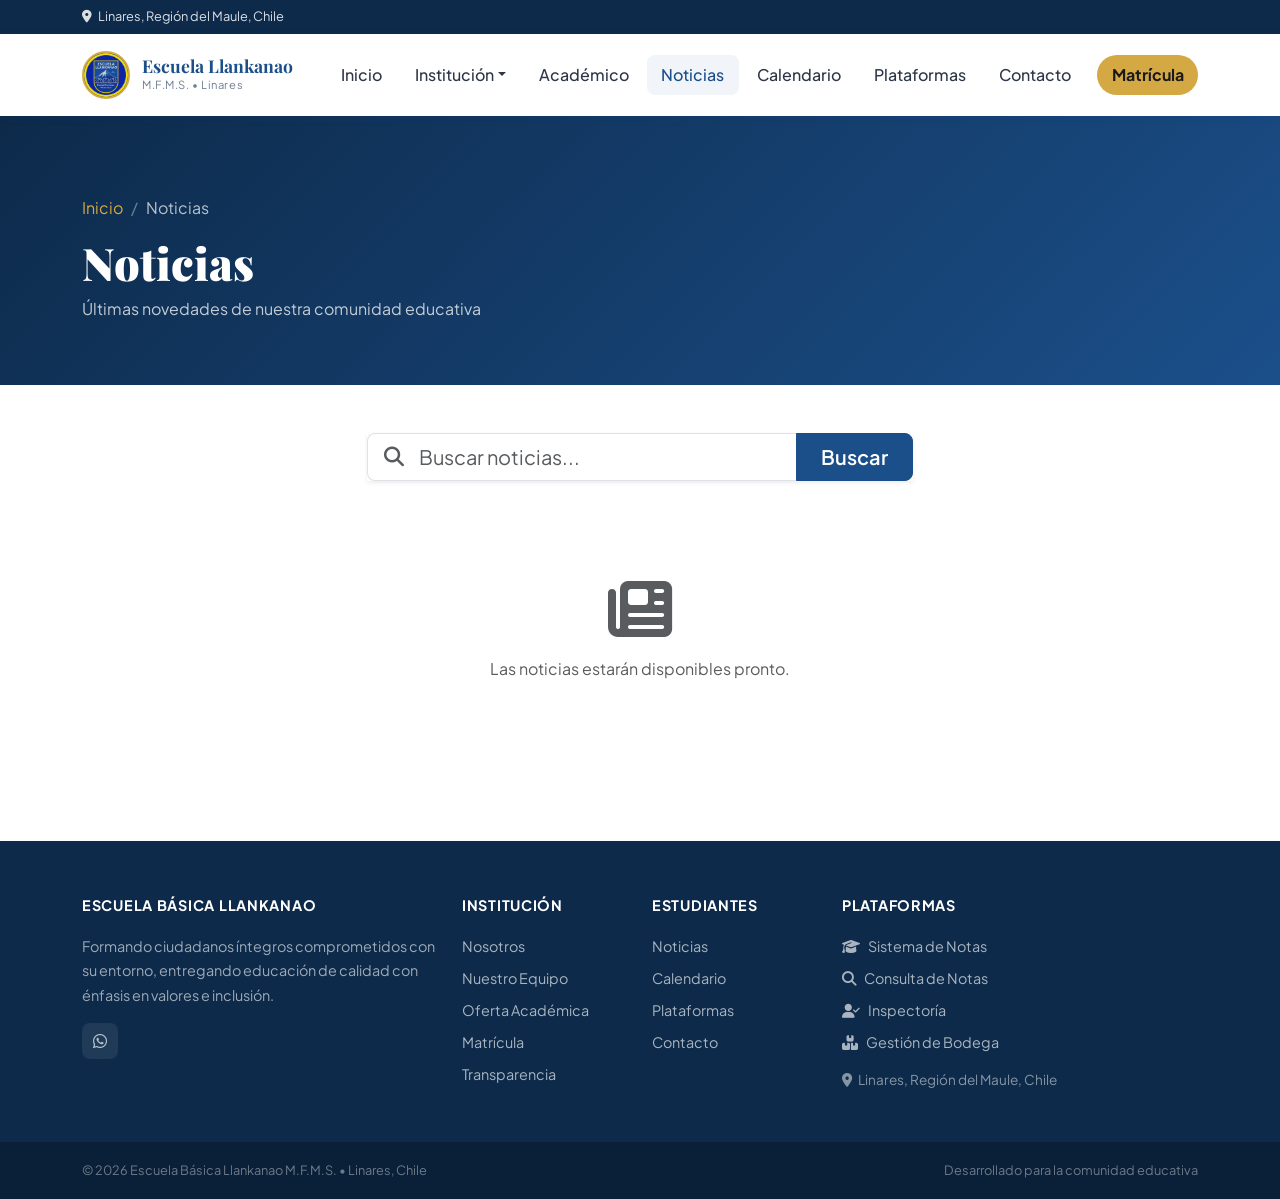
<file: noticia.html>
<!DOCTYPE html>
<html lang="es">
<head>
  <meta charset="UTF-8"><meta name="viewport" content="width=device-width, initial-scale=1.0">
  <title id="page-title">Noticia — Escuela Llankanao</title>
  <link rel="icon" href="assets/img/favicon.png" type="image/png">
  <link rel="stylesheet" href="https://cdnjs.cloudflare.com/ajax/libs/bootstrap/5.3.2/css/bootstrap.min.css">
  <link rel="stylesheet" href="https://cdnjs.cloudflare.com/ajax/libs/font-awesome/6.5.0/css/all.min.css">
  <link rel="stylesheet" href="assets/css/style.css">
</head>
<body>
<div id="navbar-container"></div>

<div class="page-hero" id="article-hero">
  <div class="container">
    <nav aria-label="breadcrumb"><ol class="breadcrumb"><li class="breadcrumb-item"><a href="index.html">Inicio</a></li><li class="breadcrumb-item"><a href="noticias.html">Noticias</a></li><li class="breadcrumb-item active" id="bc-title">Cargando...</li></ol></nav>
    <h1 id="hero-title">Cargando noticia...</h1>
  </div>
</div>

<section class="py-5">
  <div class="container">
    <div class="row justify-content-center">
      <div class="col-lg-8">
        <div id="article-content" class="loading-spinner">
          <div class="spinner-border" role="status"></div>
          <p class="mt-2">Cargando artículo...</p>
        </div>
      </div>
      <div class="col-lg-4 mt-4 mt-lg-0">
        <div class="card border-0 shadow-sm p-4 mb-4">
          <h5 class="fw-bold mb-3"><i class="fas fa-newspaper me-2" style="color:var(--color-primary)"></i>Noticias Recientes</h5>
          <div id="noticias-sidebar" class="loading-spinner py-2">
            <div class="spinner-border spinner-border-sm" role="status"></div>
          </div>
          <a href="noticias.html" class="btn btn-outline-primary btn-sm w-100 mt-3">Ver todas las noticias</a>
        </div>
      </div>
    </div>
  </div>
</section>

<div id="footer-container"></div>
<script src="https://cdnjs.cloudflare.com/ajax/libs/bootstrap/5.3.2/js/bootstrap.bundle.min.js"></script>
<script src="assets/js/app.js"></script>
<script>
  initComponents('noticias');

  const params = new URLSearchParams(window.location.search);
  const id = params.get('id');

  async function loadArticle() {
    if(!id) { window.location.href = 'noticias.html'; return; }
    try {
      const data = await gasGet('getNoticia', { id });
      const n = data.noticia;
      if(!n) { window.location.href = 'noticias.html'; return; }

      document.getElementById('page-title').textContent = n.titulo + ' — Escuela Llankanao';
      document.getElementById('hero-title').textContent = n.titulo;
      document.getElementById('bc-title').textContent = n.titulo.substring(0,40) + (n.titulo.length>40?'...':'');

      const pageUrl = encodeURIComponent(window.location.href);
      const titleEnc = encodeURIComponent(n.titulo);

      document.getElementById('article-content').innerHTML = `
        <article class="bg-white rounded-4 shadow-sm p-4 p-md-5">
          <div class="d-flex flex-wrap gap-3 align-items-center mb-4 pb-4 border-bottom">
            ${n.categoria?`<span class="cat-badge" style="font-size:.85rem;padding:.35rem .9rem">${n.categoria}</span>`:''}
            <span class="text-muted"><i class="fas fa-calendar me-1"></i>${formatFecha(n.fecha)}</span>
            ${n.autor?`<span class="text-muted"><i class="fas fa-user me-1"></i>${n.autor}</span>`:''}
          </div>
          ${n.imagen?`<img src="${n.imagen}" alt="${n.titulo}" class="img-fluid rounded-3 mb-4 w-100" style="max-height:450px;object-fit:cover">`:''}
          <div class="news-content">${(n.contenido||'').replace(/\n/g,'<br>')}</div>
          <div class="mt-5 pt-4 border-top d-flex flex-wrap gap-3 justify-content-between align-items-center">
            <a href="noticias.html" class="btn btn-outline-primary"><i class="fas fa-arrow-left me-2"></i>Volver a Noticias</a>
            <div class="d-flex gap-2 align-items-center">
              <span class="text-muted small">Compartir:</span>
              <a href="https://www.facebook.com/sharer/sharer.php?u=${pageUrl}" target="_blank" class="btn btn-sm btn-outline-secondary"><i class="fab fa-facebook-f"></i></a>
              <a href="https://twitter.com/intent/tweet?url=${pageUrl}&text=${titleEnc}" target="_blank" class="btn btn-sm btn-outline-secondary"><i class="fab fa-twitter"></i></a>
              <a href="https://wa.me/?text=${titleEnc}%20${pageUrl}" target="_blank" class="btn btn-sm btn-outline-secondary"><i class="fab fa-whatsapp"></i></a>
            </div>
          </div>
        </article>`;
    } catch(e) {
      document.getElementById('article-content').innerHTML = `
        <div class="text-center py-5 text-muted">
          <i class="fas fa-exclamation-circle fa-3x mb-2"></i>
          <p>No se pudo cargar la noticia.</p>
          <a href="noticias.html" class="btn btn-primary mt-2">Volver a Noticias</a>
        </div>`;
    }
  }

  async function loadSidebar() {
    try {
      const data = await gasGet('getNoticias', { limit: 4 });
      const noticias = (data.noticias||[]).filter(n=>n.id!==id).slice(0,4);
      document.getElementById('noticias-sidebar').innerHTML = noticias.map(r => `
        <div class="d-flex gap-3 mb-3 pb-3 border-bottom">
          ${r.imagen?`<img src="${r.imagen}" class="rounded-2 flex-shrink-0" style="width:60px;height:60px;object-fit:cover" alt="">`:`<div class="rounded-2 flex-shrink-0 d-flex align-items-center justify-content-center" style="width:60px;height:60px;background:var(--color-primary)"><i class="fas fa-newspaper text-white small"></i></div>`}
          <div>
            <a href="noticia.html?id=${r.id}" class="text-decoration-none text-dark fw-semibold small d-block" style="line-height:1.3">${truncate(r.titulo,60)}</a>
            <small class="text-muted">${formatFecha(r.fecha)}</small>
          </div>
        </div>`).join('') || '<p class="text-muted small">Sin otras noticias.</p>';
    } catch(e) { document.getElementById('noticias-sidebar').innerHTML = ''; }
  }

  loadArticle();
  loadSidebar();
</script>
</body></html>
</file>
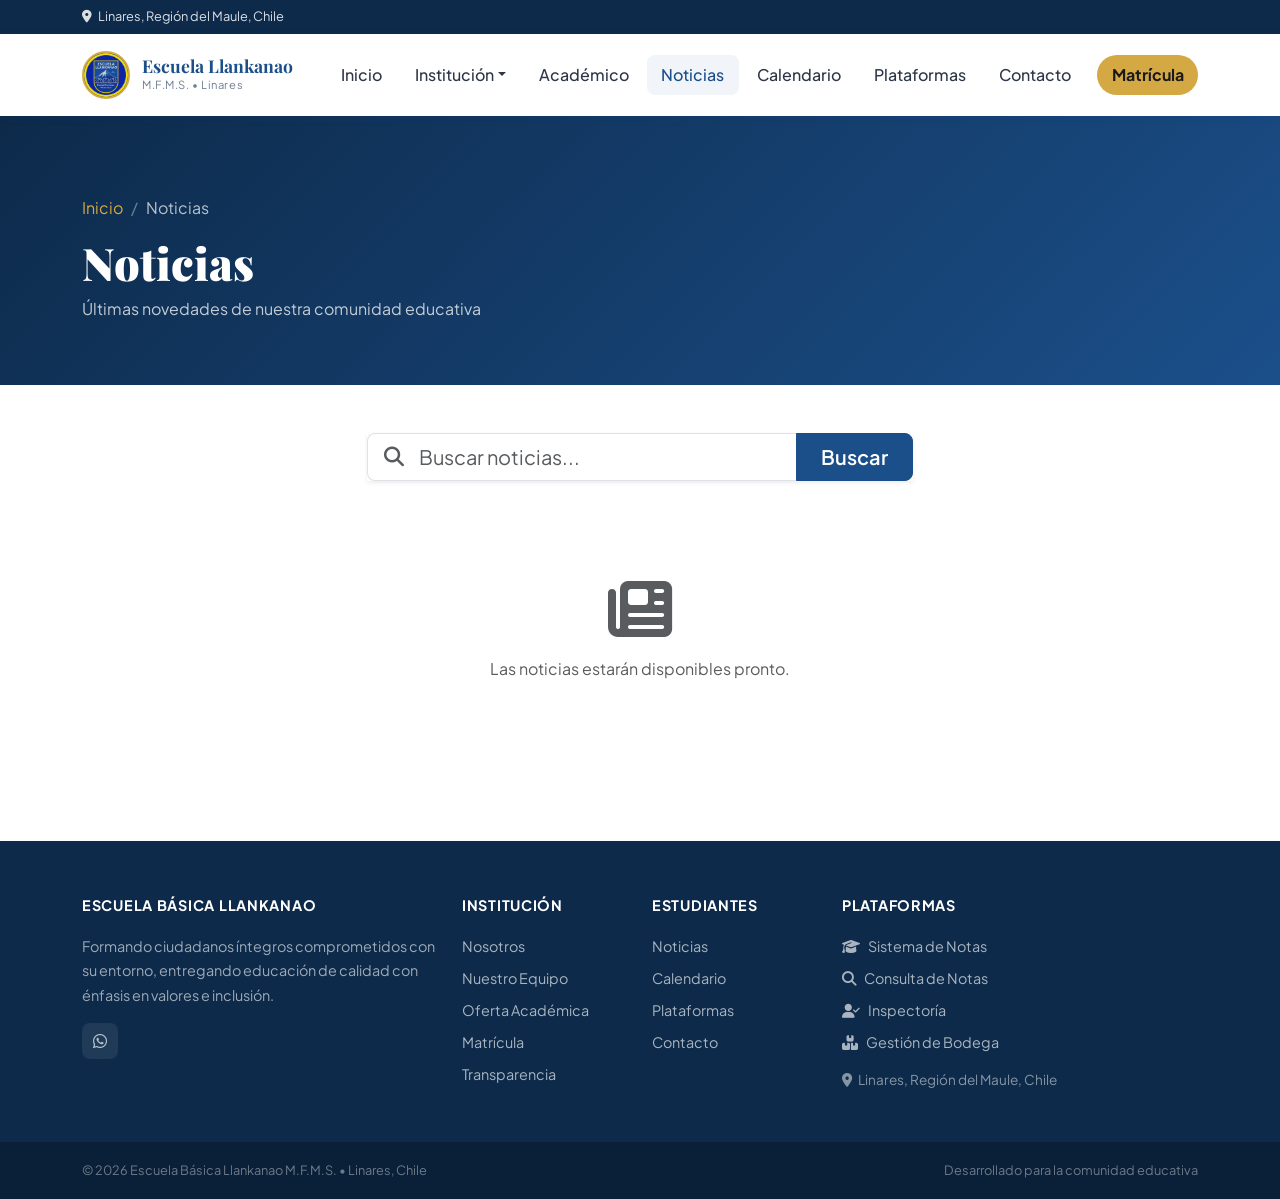
<file: noticias.html>
<!DOCTYPE html>
<html lang="es">
<head>
  <meta charset="UTF-8"><meta name="viewport" content="width=device-width, initial-scale=1.0">
  <title>Noticias — Escuela Llankanao</title>
  <meta name="description" content="Últimas noticias de la Escuela Básica Llankanao M.F.M.S.">
  <link rel="icon" href="assets/img/favicon.png" type="image/png">
  <link rel="stylesheet" href="https://cdnjs.cloudflare.com/ajax/libs/bootstrap/5.3.2/css/bootstrap.min.css">
  <link rel="stylesheet" href="https://cdnjs.cloudflare.com/ajax/libs/font-awesome/6.5.0/css/all.min.css">
  <link rel="stylesheet" href="assets/css/style.css">
</head>
<body>
<div id="navbar-container"></div>
<div id="avisos-container"></div>

<div class="page-hero">
  <div class="container">
    <nav aria-label="breadcrumb"><ol class="breadcrumb"><li class="breadcrumb-item"><a href="index.html">Inicio</a></li><li class="breadcrumb-item active">Noticias</li></ol></nav>
    <h1>Noticias</h1><p>Últimas novedades de nuestra comunidad educativa</p>
  </div>
</div>

<section class="py-5">
  <div class="container">
    <div class="row justify-content-center mb-5">
      <div class="col-md-6">
        <div class="input-group input-group-lg shadow-sm">
          <span class="input-group-text bg-white border-end-0"><i class="fas fa-search text-muted"></i></span>
          <input type="text" id="buscar-input" class="form-control border-start-0 ps-0" placeholder="Buscar noticias...">
          <button class="btn btn-primary px-4" onclick="buscarNoticias()">Buscar</button>
        </div>
      </div>
    </div>

    <div id="noticias-grid" class="row g-4">
      <div class="col-12 loading-spinner">
        <div class="spinner-border" role="status"></div>
        <p class="mt-2">Cargando noticias...</p>
      </div>
    </div>

    <div id="paginacion" class="d-flex justify-content-center mt-5"></div>
  </div>
</section>

<div id="footer-container"></div>
<script src="https://cdnjs.cloudflare.com/ajax/libs/bootstrap/5.3.2/js/bootstrap.bundle.min.js"></script>
<script src="assets/js/app.js"></script>
<script>
  initComponents('noticias');
  loadAvisos();

  let todasNoticias = [];
  let paginaActual = 1;
  const POR_PAGINA = 9;

  async function cargarNoticias() {
    const grid = document.getElementById('noticias-grid');
    try {
      const data = await gasGet('getNoticias', { limit: 100 });
      todasNoticias = data.noticias || [];
      renderNoticias();
    } catch(e) {
      grid.innerHTML = `<div class="col-12 text-center py-5 text-muted"><i class="fas fa-newspaper fa-4x mb-3"></i><p>Las noticias estarán disponibles pronto.</p></div>`;
    }
  }

  function buscarNoticias() {
    const q = document.getElementById('buscar-input').value.toLowerCase();
    paginaActual = 1;
    renderNoticias(q);
  }

  document.getElementById('buscar-input').addEventListener('keydown', e => { if(e.key === 'Enter') buscarNoticias(); });

  function renderNoticias(busqueda = '') {
    const grid = document.getElementById('noticias-grid');
    let filtradas = todasNoticias;
    if(busqueda) filtradas = filtradas.filter(n => n.titulo?.toLowerCase().includes(busqueda) || n.resumen?.toLowerCase().includes(busqueda));
    const total = filtradas.length;
    const totalPags = Math.ceil(total / POR_PAGINA);
    const slice = filtradas.slice((paginaActual-1)*POR_PAGINA, paginaActual*POR_PAGINA);

    if(!slice.length) {
      grid.innerHTML = `<div class="col-12 text-center py-5 text-muted"><i class="fas fa-search fa-3x mb-2"></i><p>No se encontraron noticias${busqueda?' para "'+busqueda+'"':''}.</p></div>`;
      document.getElementById('paginacion').innerHTML = '';
      return;
    }

    grid.innerHTML = slice.map(n => `
      <div class="col-lg-4 col-md-6">
        <article class="news-card card">
          ${n.imagen ? `<img src="${n.imagen}" alt="${n.titulo}" class="card-img-top" style="height:200px;object-fit:cover">` : `<div class="card-img-placeholder"><i class="fas fa-newspaper"></i></div>`}
          <div class="card-body d-flex flex-column">
            <div class="news-meta">
              ${n.categoria?`<span class="cat-badge">${n.categoria}</span>`:''}
              <span><i class="fas fa-calendar me-1"></i>${formatFecha(n.fecha)}</span>
            </div>
            <h5 class="card-title">${n.titulo}</h5>
            <p class="card-text flex-grow-1">${truncate(n.resumen,120)}</p>
            <a href="noticia.html?id=${n.id}" class="btn-read-more">Leer más <i class="fas fa-arrow-right"></i></a>
          </div>
        </article>
      </div>`).join('');

    // Paginación
    let pages = '';
    if(totalPags > 1) {
      pages += `<ul class="pagination">`;
      if(paginaActual>1) pages += `<li class="page-item"><button class="page-link" onclick="irPagina(${paginaActual-1})"><i class="fas fa-chevron-left"></i></button></li>`;
      for(let i=Math.max(1,paginaActual-2);i<=Math.min(totalPags,paginaActual+2);i++) {
        pages += `<li class="page-item ${i===paginaActual?'active':''}"><button class="page-link" onclick="irPagina(${i})">${i}</button></li>`;
      }
      if(paginaActual<totalPags) pages += `<li class="page-item"><button class="page-link" onclick="irPagina(${paginaActual+1})"><i class="fas fa-chevron-right"></i></button></li>`;
      pages += `</ul>`;
    }
    document.getElementById('paginacion').innerHTML = pages;
  }

  function irPagina(n) { paginaActual = n; renderNoticias(document.getElementById('buscar-input').value.toLowerCase()); window.scrollTo({top:0,behavior:'smooth'}); }
  cargarNoticias();
</script>
</body></html>
</file>
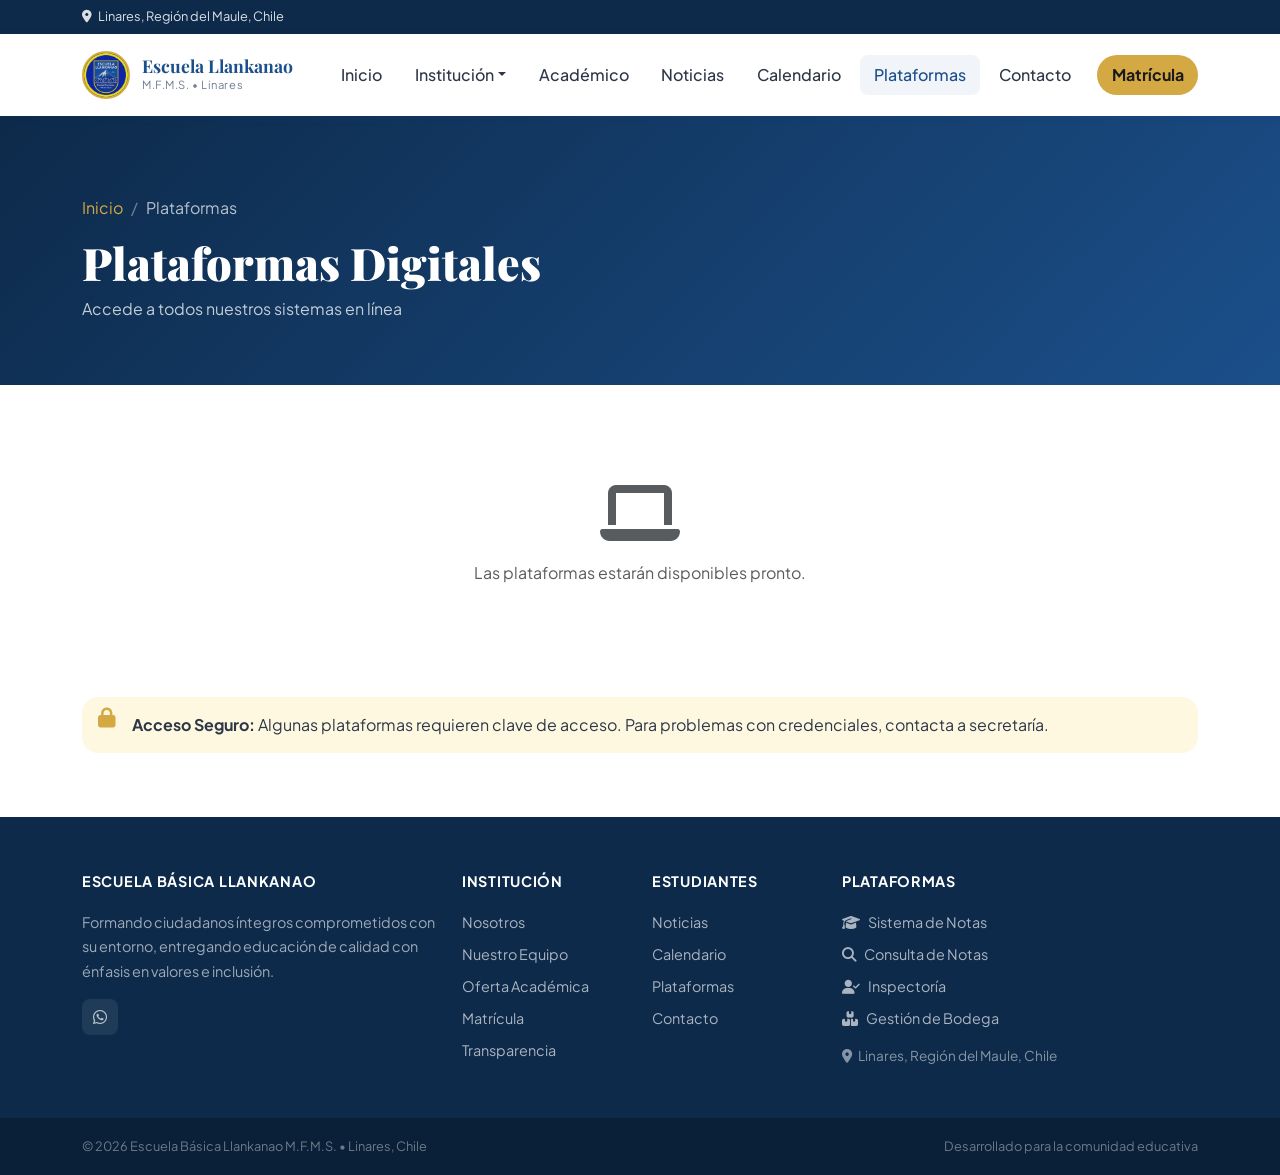
<file: plataformas.html>
<!DOCTYPE html>
<html lang="es"><head><meta charset="UTF-8"><meta name="viewport" content="width=device-width,initial-scale=1.0">
<title>Plataformas — Escuela Llankanao</title>
<link rel="icon" href="assets/img/favicon.png">
<link rel="stylesheet" href="https://cdnjs.cloudflare.com/ajax/libs/bootstrap/5.3.2/css/bootstrap.min.css">
<link rel="stylesheet" href="https://cdnjs.cloudflare.com/ajax/libs/font-awesome/6.5.0/css/all.min.css">
<link rel="stylesheet" href="assets/css/style.css">
</head><body>
<div id="navbar-container"></div>
<div id="avisos-container"></div>
<div class="page-hero"><div class="container">
  <nav aria-label="breadcrumb"><ol class="breadcrumb"><li class="breadcrumb-item"><a href="index.html">Inicio</a></li><li class="breadcrumb-item active">Plataformas</li></ol></nav>
  <h1>Plataformas Digitales</h1><p>Accede a todos nuestros sistemas en línea</p>
</div></div>

<section class="py-5"><div class="container">
  <div id="plataformas-list"><div class="text-center py-5 text-muted"><div class="spinner-border" role="status"></div></div></div>
  <div class="alert border-0 rounded-4 mt-5 d-flex gap-3" style="background:#fff8e1">
    <i class="fas fa-lock fa-lg mt-1" style="color:#D4A843"></i>
    <div><strong>Acceso Seguro:</strong> Algunas plataformas requieren clave de acceso. Para problemas con credenciales, contacta a secretaría.</div>
  </div>
</div></section>

<!-- MODAL CLAVE -->
<div class="modal fade" id="modalClave" tabindex="-1">
  <div class="modal-dialog modal-dialog-centered modal-sm">
    <div class="modal-content rounded-4 border-0 shadow">
      <div class="modal-header border-0 pb-0">
        <h5 class="modal-title fw-bold" id="modal-plat-nombre">Ingresa la clave</h5>
        <button type="button" class="btn-close" data-bs-dismiss="modal"></button>
      </div>
      <div class="modal-body">
        <p class="text-muted small mb-3">Esta plataforma requiere clave de acceso.</p>
        <div id="modal-error" class="alert alert-danger d-none py-2 small"></div>
        <input type="password" id="modal-clave-input" class="form-control form-control-lg" placeholder="Clave de acceso" onkeydown="if(event.key==='Enter')verificarClave()">
      </div>
      <div class="modal-footer border-0 pt-0">
        <button class="btn btn-primary w-100" onclick="verificarClave()"><i class="fas fa-unlock me-2"></i>Acceder</button>
      </div>
    </div>
  </div>
</div>

<div id="footer-container"></div>
<script src="https://cdnjs.cloudflare.com/ajax/libs/bootstrap/5.3.2/js/bootstrap.bundle.min.js"></script>
<script src="assets/js/app.js"></script>
<script>
initComponents('plataformas'); loadAvisos();
const ICONS=['fas fa-graduation-cap','fas fa-search','fas fa-user-check','fas fa-boxes','fas fa-bus','fas fa-cogs','fas fa-laptop','fas fa-globe'];
const COLORS=['#1B4F8A','#2A6B3C','#D4A843','#e74c3c','#9b59b6','#607d8b','#e67e22','#1abc9c'];
let platActual = null;
const modal = new bootstrap.Modal(document.getElementById('modalClave'));

async function cargarPlataformas() {
  const container = document.getElementById('plataformas-list');
  try {
    const data = await gasGet('getConfig');
    const plats = (data.config||{}).plataformas||[];
    if(!plats.length) { container.innerHTML='<div class="text-center py-5 text-muted"><i class="fas fa-laptop fa-4x mb-3"></i><p>Las plataformas serán configuradas pronto.</p></div>'; return; }
    container.innerHTML = plats.filter(p=>p.url).map((p,i)=>`
      <div class="card border-0 shadow-sm mb-3 hover-lift">
        <div class="card-body d-flex align-items-center gap-4 p-4">
          <div class="rounded-3 d-flex align-items-center justify-content-center flex-shrink-0" style="width:70px;height:70px;background:${COLORS[i%COLORS.length]}">
            <i class="${ICONS[i%ICONS.length]} fa-2x text-white"></i>
          </div>
          <div class="flex-grow-1">
            <h5 class="fw-bold mb-1">${p.nombre}</h5>
            ${p.descripcion?`<p class="text-muted mb-0 small">${p.descripcion}</p>`:''}
          </div>
          <button class="btn btn-primary btn-lg flex-shrink-0" onclick="acceder('${p.nombre}','${p.url}',${!!p.clave})">
            ${p.clave?'<i class="fas fa-lock me-2"></i>':'<i class="fas fa-external-link-alt me-2"></i>'}Acceder
          </button>
        </div>
      </div>`).join('');
  } catch(e) { container.innerHTML='<div class="text-center py-5 text-muted"><i class="fas fa-laptop fa-4x mb-3"></i><p>Las plataformas estarán disponibles pronto.</p></div>'; }
}

function acceder(nombre, url, tieneClave) {
  if(!tieneClave) { window.open(url,'_blank'); return; }
  platActual = nombre;
  document.getElementById('modal-plat-nombre').textContent = nombre;
  document.getElementById('modal-clave-input').value = '';
  document.getElementById('modal-error').classList.add('d-none');
  modal.show();
  setTimeout(()=>document.getElementById('modal-clave-input').focus(), 500);
}

async function verificarClave() {
  const clave = document.getElementById('modal-clave-input').value.trim();
  if(!clave) return;
  const btn = document.querySelector('#modalClave .btn-primary');
  btn.disabled=true; btn.innerHTML='<span class="spinner-border spinner-border-sm me-2"></span>Verificando...';
  try {
    const r = await gasGet('verificarClavePlat', {nombre: platActual, clave});
    if(r.ok) {
      modal.hide();
      window.open(r.url||'#','_blank');
    } else {
      document.getElementById('modal-error').textContent = r.error||'Clave incorrecta';
      document.getElementById('modal-error').classList.remove('d-none');
    }
  } catch(e) {
    document.getElementById('modal-error').textContent = 'Error de conexión';
    document.getElementById('modal-error').classList.remove('d-none');
  }
  btn.disabled=false; btn.innerHTML='<i class="fas fa-unlock me-2"></i>Acceder';
}
cargarPlataformas();
</script></body></html>
</file>
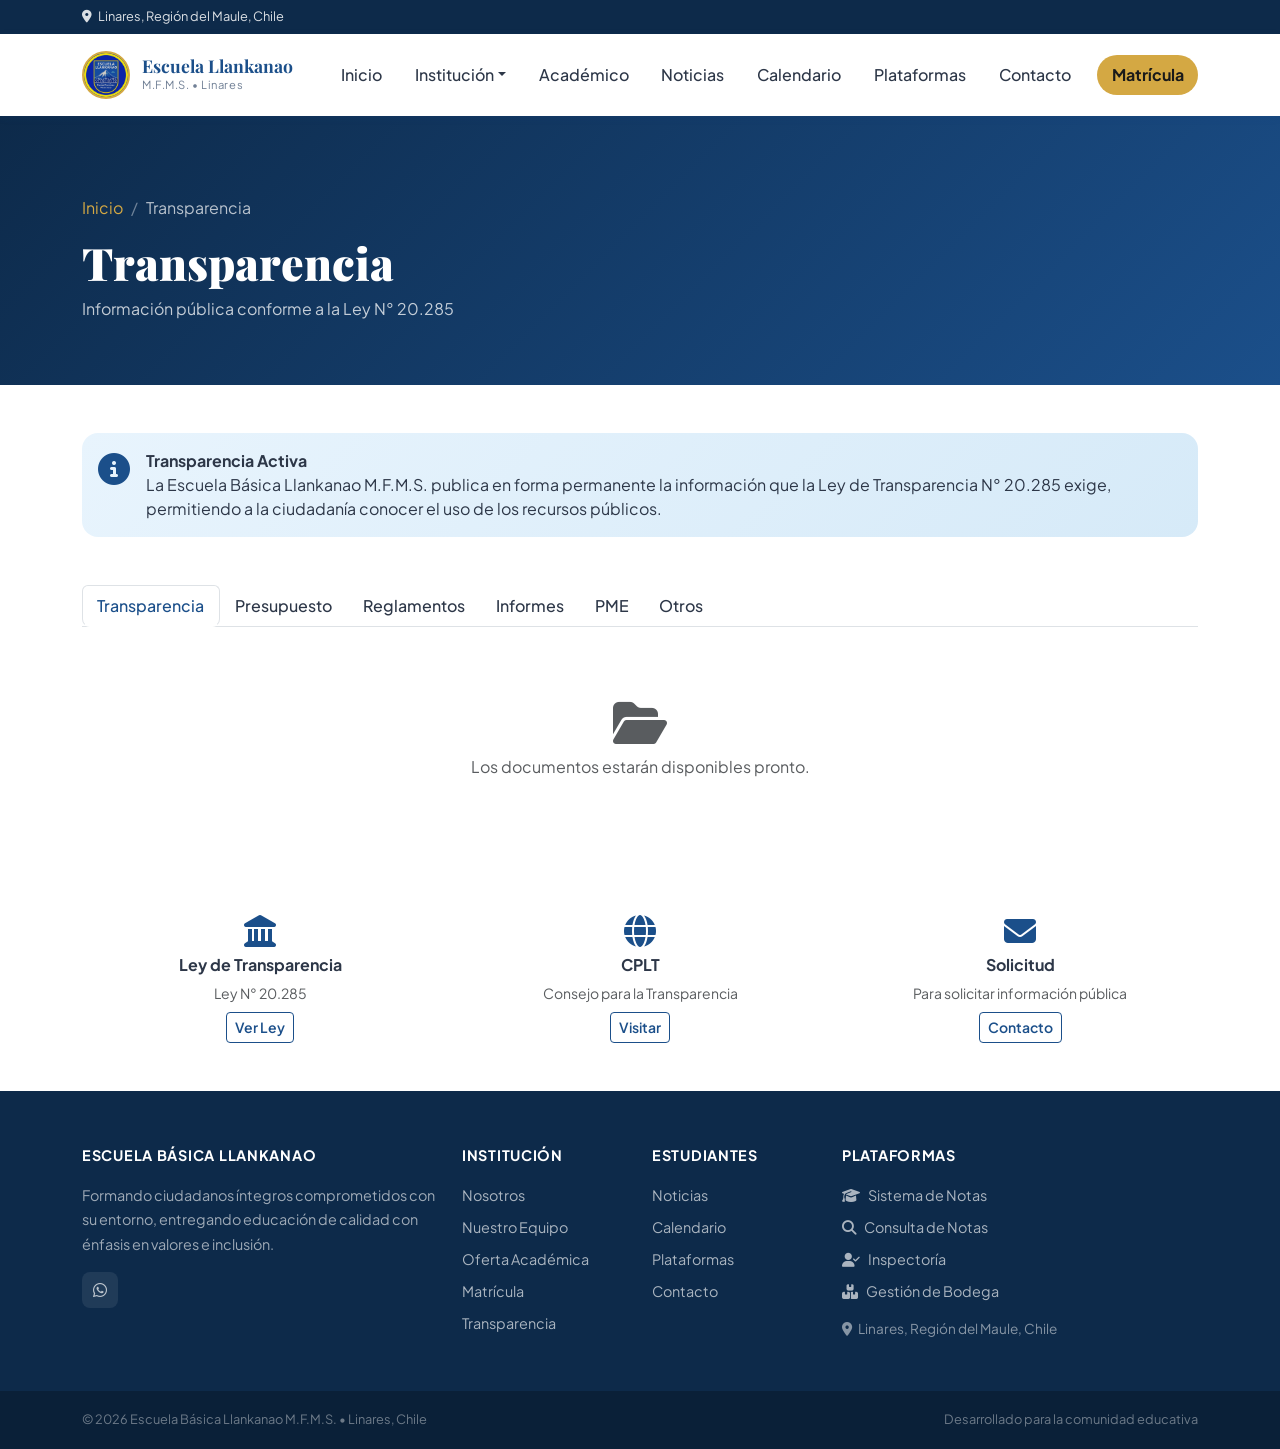
<file: transparencia.html>
<!DOCTYPE html>
<html lang="es"><head><meta charset="UTF-8"><meta name="viewport" content="width=device-width,initial-scale=1.0"><title>Transparencia — Escuela Llankanao</title><link rel="icon" href="assets/img/favicon.png"><link rel="stylesheet" href="https://cdnjs.cloudflare.com/ajax/libs/bootstrap/5.3.2/css/bootstrap.min.css"><link rel="stylesheet" href="https://cdnjs.cloudflare.com/ajax/libs/font-awesome/6.5.0/css/all.min.css"><link rel="stylesheet" href="assets/css/style.css"></head>
<body>
<div id="navbar-container"></div>
<div class="page-hero"><div class="container"><nav aria-label="breadcrumb"><ol class="breadcrumb"><li class="breadcrumb-item"><a href="index.html">Inicio</a></li><li class="breadcrumb-item active">Transparencia</li></ol></nav><h1>Transparencia</h1><p>Información pública conforme a la Ley N° 20.285</p></div></div>
<section class="py-5"><div class="container">
  <div class="alert d-flex align-items-start gap-3 border-0 rounded-4 mb-5" style="background:linear-gradient(135deg,#e8f4fd,#d6eaf8)">
    <i class="fas fa-info-circle fa-2x mt-1" style="color:var(--color-primary)"></i>
    <div><strong>Transparencia Activa</strong><br>La Escuela Básica Llankanao M.F.M.S. publica en forma permanente la información que la Ley de Transparencia N° 20.285 exige, permitiendo a la ciudadanía conocer el uso de los recursos públicos.</div>
  </div>
  <ul class="nav nav-tabs mb-4" id="transTabs">
    <li class="nav-item"><button class="nav-link active" data-cat="Transparencia" onclick="filtrarCat('Transparencia',this)">Transparencia</button></li>
    <li class="nav-item"><button class="nav-link" data-cat="Presupuesto" onclick="filtrarCat('Presupuesto',this)">Presupuesto</button></li>
    <li class="nav-item"><button class="nav-link" data-cat="Reglamentos" onclick="filtrarCat('Reglamentos',this)">Reglamentos</button></li>
    <li class="nav-item"><button class="nav-link" data-cat="Informes" onclick="filtrarCat('Informes',this)">Informes</button></li>
    <li class="nav-item"><button class="nav-link" data-cat="PME" onclick="filtrarCat('PME',this)">PME</button></li>
    <li class="nav-item"><button class="nav-link" data-cat="Otro" onclick="filtrarCat('Otro',this)">Otros</button></li>
  </ul>
  <div id="docs-grid"><div class="loading-spinner"><div class="spinner-border" role="status"></div><p class="mt-2">Cargando documentos...</p></div></div>
  <div class="row g-4 mt-5">
    <div class="col-md-4 text-center"><i class="fas fa-landmark fa-2x mb-2" style="color:var(--color-primary)"></i><h6 class="fw-bold">Ley de Transparencia</h6><p class="small text-muted mb-2">Ley N° 20.285</p><a href="https://www.leychile.cl/Navegar?idNorma=276363" target="_blank" class="btn btn-sm btn-outline-primary">Ver Ley</a></div>
    <div class="col-md-4 text-center"><i class="fas fa-globe fa-2x mb-2" style="color:var(--color-primary)"></i><h6 class="fw-bold">CPLT</h6><p class="small text-muted mb-2">Consejo para la Transparencia</p><a href="https://www.consejotransparencia.cl" target="_blank" class="btn btn-sm btn-outline-primary">Visitar</a></div>
    <div class="col-md-4 text-center"><i class="fas fa-envelope fa-2x mb-2" style="color:var(--color-primary)"></i><h6 class="fw-bold">Solicitud</h6><p class="small text-muted mb-2">Para solicitar información pública</p><a href="contacto.html" class="btn btn-sm btn-outline-primary">Contacto</a></div>
  </div>
</div></section>
<div id="footer-container"></div>
<script src="https://cdnjs.cloudflare.com/ajax/libs/bootstrap/5.3.2/js/bootstrap.bundle.min.js"></script>
<script src="assets/js/app.js"></script>
<script>
  initComponents('transparencia'); loadAvisos();
  let allDocs = []; let catActual = 'Transparencia';
  const ICONS = {pdf:'fas fa-file-pdf text-danger',docx:'fas fa-file-word text-primary',doc:'fas fa-file-word text-primary',xlsx:'fas fa-file-excel text-success',xls:'fas fa-file-excel text-success'};
  async function loadDocs() {
    try {
      const data = await gasGet('getDocumentos');
      allDocs = data.documentos || [];
      renderDocs();
    } catch(e) { document.getElementById('docs-grid').innerHTML = `<div class="text-center py-5 text-muted"><i class="fas fa-folder-open fa-3x mb-2"></i><p>Los documentos estarán disponibles pronto.</p></div>`; }
  }
  function filtrarCat(cat, btn) {
    catActual = cat;
    document.querySelectorAll('#transTabs .nav-link').forEach(b=>b.classList.remove('active'));
    btn.classList.add('active');
    renderDocs();
  }
  function renderDocs() {
    const filtered = allDocs.filter(d=>(d.categoria||'Otro')===catActual);
    const grid = document.getElementById('docs-grid');
    if(!filtered.length) { grid.innerHTML = `<div class="text-center py-5 text-muted"><i class="fas fa-folder-open fa-3x mb-2"></i><p>No hay documentos en esta categoría aún.</p></div>`; return; }
    grid.innerHTML = `<div class="row g-3">${filtered.map(d=>{
      const ext = (d.archivo||'').split('.').pop().toLowerCase();
      const ic = ICONS[ext]||'fas fa-file text-secondary';
      return `<div class="col-md-6 col-lg-4"><div class="card border-0 shadow-sm h-100 hover-lift"><div class="card-body d-flex align-items-center gap-3 p-3"><i class="${ic} fa-2x flex-shrink-0"></i><div class="flex-grow-1"><p class="mb-1 fw-semibold small">${d.nombre}</p><small class="text-muted">${d.fecha||''}</small></div>${d.url?`<a href="${d.url}" target="_blank" class="btn btn-sm btn-outline-primary flex-shrink-0"><i class="fas fa-download"></i></a>`:''}</div></div></div>`;
    }).join('')}</div>`;
  }
  loadDocs();
</script>
</body></html>
</file>
<file: assets/css/style.css>
/* ========================================
   ESCUELA LLANKANAO — ESTILOS INSTITUCIONALES
   ======================================== */

@import url('https://fonts.googleapis.com/css2?family=Playfair+Display:wght@600;700;900&family=Plus+Jakarta+Sans:wght@300;400;500;600;700&display=swap');

:root {
  --color-primary:   #1B4F8A;
  --color-secondary: #D4A843;
  --color-accent:    #2A6B3C;
  --color-dark:      #0d2a4a;
  --color-light:     #f7f9fc;
  --color-text:      #2d3748;
  --color-muted:     #718096;
  --shadow-sm:       0 2px 8px rgba(27,79,138,.08);
  --shadow-md:       0 4px 20px rgba(27,79,138,.12);
  --shadow-lg:       0 8px 40px rgba(27,79,138,.16);
  --radius:          12px;
  --transition:      .3s cubic-bezier(.4,0,.2,1);
}

*,*::before,*::after{box-sizing:border-box;margin:0;padding:0}
html{scroll-behavior:smooth}
body{font-family:'Plus Jakarta Sans',sans-serif;color:var(--color-text);background:#fff;overflow-x:hidden}

/* ── TOPBAR ── */
.topbar{background:var(--color-dark);color:rgba(255,255,255,.85);font-size:.8rem;padding:.45rem 0}
.topbar a{color:var(--color-secondary);text-decoration:none}
.topbar a:hover{color:#fff}
.topbar .sep{margin:0 .6rem;opacity:.4}

/* ── NAVBAR ── */
.navbar{background:#fff!important;box-shadow:var(--shadow-sm);padding:.75rem 0;transition:var(--transition)}
.navbar.scrolled{box-shadow:var(--shadow-md)}
.navbar-brand{display:flex;align-items:center;gap:12px;text-decoration:none}
.navbar-brand img{
  height:48px !important;
  width:48px !important;
  min-width:48px !important;
  max-width:48px !important;
  border-radius:50% !important;
  object-fit:contain;
  background:var(--color-primary);
  border:2px solid var(--color-secondary);
  flex-shrink:0;
  display:block;
}
.navbar-brand .brand-text .brand-name{font-family:'Playfair Display',serif;font-size:1.1rem;font-weight:700;color:var(--color-primary);line-height:1.1}
.navbar-brand .brand-text .brand-sub{font-size:.7rem;color:var(--color-muted);letter-spacing:.05em}
.nav-link{font-weight:500;color:var(--color-text)!important;padding:.5rem .9rem!important;border-radius:8px;transition:var(--transition)}
.nav-link:hover,.nav-link.active{color:var(--color-primary)!important;background:rgba(27,79,138,.06)}
.dropdown-menu{border:none;box-shadow:var(--shadow-md);border-radius:var(--radius);padding:.5rem}
.dropdown-item{border-radius:8px;padding:.45rem .9rem;font-size:.9rem;font-weight:500}
.dropdown-item:hover{background:rgba(27,79,138,.06);color:var(--color-primary)}
.btn-matricula{background:var(--color-secondary)!important;color:#1a1a1a!important;font-weight:700;border:none;padding:.5rem 1.2rem;border-radius:50px}
.btn-matricula:hover{background:#c49636!important;transform:translateY(-1px)}

/* ── AVISO BANNER ── */
.aviso-banner{font-size:.85rem;padding:.5rem 0;text-align:center}

/* ── HERO ── */
.hero{position:relative;min-height:90vh;background:linear-gradient(135deg,var(--color-dark) 0%,var(--color-primary) 60%,var(--color-accent) 100%);display:flex;align-items:center;overflow:hidden}
.hero::before{content:'';position:absolute;inset:0;background:url("data:image/svg+xml,%3Csvg width='60' height='60' viewBox='0 0 60 60' xmlns='http://www.w3.org/2000/svg'%3E%3Cg fill='none' fill-rule='evenodd'%3E%3Cg fill='%23ffffff' fill-opacity='0.03'%3E%3Cpath d='M36 34v-4h-2v4h-4v2h4v4h2v-4h4v-2h-4zm0-30V0h-2v4h-4v2h4v4h2V6h4V4h-4zM6 34v-4H4v4H0v2h4v4h2v-4h4v-2H6zM6 4V0H4v4H0v2h4v4h2V6h4V4H6z'/%3E%3C/g%3E%3C/g%3E%3C/svg%3E")}
.hero-content{position:relative;z-index:2}
.hero-badge{display:inline-flex;align-items:center;gap:.5rem;background:rgba(212,168,67,.2);border:1px solid rgba(212,168,67,.4);color:var(--color-secondary);padding:.4rem 1rem;border-radius:50px;font-size:.8rem;font-weight:600;letter-spacing:.05em;margin-bottom:1.5rem}
.hero h1{font-family:'Playfair Display',serif;font-size:clamp(2.2rem,5vw,3.8rem);font-weight:900;color:#fff;line-height:1.15;margin-bottom:1.2rem}
.hero h1 span{color:var(--color-secondary)}
.hero p.lead{font-size:1.1rem;color:rgba(255,255,255,.8);margin-bottom:2rem;max-width:520px}
.hero-btns{display:flex;gap:1rem;flex-wrap:wrap}
.btn-hero-primary{background:var(--color-secondary);color:#1a1a1a;border:none;padding:.85rem 2rem;border-radius:50px;font-weight:700;font-size:1rem;text-decoration:none;display:inline-flex;align-items:center;gap:.6rem;transition:var(--transition)}
.btn-hero-primary:hover{background:#c49636;color:#1a1a1a;transform:translateY(-2px);box-shadow:0 8px 25px rgba(212,168,67,.4)}
.btn-hero-secondary{background:rgba(255,255,255,.12);color:#fff;border:1px solid rgba(255,255,255,.3);padding:.85rem 2rem;border-radius:50px;font-weight:600;font-size:1rem;text-decoration:none;display:inline-flex;align-items:center;gap:.6rem;transition:var(--transition);backdrop-filter:blur(8px)}
.btn-hero-secondary:hover{background:rgba(255,255,255,.2);color:#fff;transform:translateY(-2px)}
.hero-stats{display:grid;grid-template-columns:repeat(3,1fr);gap:1.5rem;margin-top:3rem;padding-top:2.5rem;border-top:1px solid rgba(255,255,255,.15)}
.stat-item{text-align:center}
.stat-number{font-family:'Playfair Display',serif;font-size:2.2rem;font-weight:900;color:var(--color-secondary);display:block}
.stat-label{font-size:.8rem;color:rgba(255,255,255,.7);font-weight:500;text-transform:uppercase;letter-spacing:.05em}
.hero-img-card{background:rgba(255,255,255,.08);backdrop-filter:blur(12px);border:1px solid rgba(255,255,255,.15);border-radius:20px;padding:2rem;position:relative}
.hero-img-card::before{content:'';position:absolute;inset:-1px;border-radius:21px;background:linear-gradient(135deg,rgba(212,168,67,.3),transparent 60%);pointer-events:none}

/* ── SECTION COMPONENTS ── */
.section-badge{display:inline-block;background:rgba(27,79,138,.08);color:var(--color-primary);font-size:.75rem;font-weight:700;letter-spacing:.1em;text-transform:uppercase;padding:.35rem .9rem;border-radius:50px;margin-bottom:.75rem}
.section-title{font-family:'Playfair Display',serif;font-size:clamp(1.6rem,3vw,2.4rem);font-weight:700;color:var(--color-dark);margin-bottom:.5rem}
.section-subtitle{color:var(--color-muted);font-size:1.05rem;margin-bottom:2.5rem}

/* ── QUICK ACCESS ── */
.quick-access{background:var(--color-light);padding:4rem 0}
.platform-card{background:#fff;border-radius:var(--radius);padding:1.5rem;text-decoration:none;color:var(--color-text);border:2px solid transparent;transition:var(--transition);display:flex;flex-direction:column;align-items:center;text-align:center;gap:.75rem;box-shadow:var(--shadow-sm)}
.platform-card:hover{border-color:var(--color-primary);transform:translateY(-4px);box-shadow:var(--shadow-md);color:var(--color-primary)}
.platform-card .p-icon{width:54px;height:54px;border-radius:14px;display:flex;align-items:center;justify-content:center;font-size:1.4rem;color:#fff}
.platform-card .p-name{font-weight:700;font-size:.95rem}
.platform-card .p-desc{font-size:.8rem;color:var(--color-muted);line-height:1.4}

/* ── NEWS CARDS ── */
.news-card{border-radius:var(--radius);overflow:hidden;box-shadow:var(--shadow-sm);transition:var(--transition);border:none;height:100%}
.news-card:hover{transform:translateY(-5px);box-shadow:var(--shadow-md)}
.news-card .card-img-placeholder{height:200px;display:flex;align-items:center;justify-content:center;background:linear-gradient(135deg,var(--color-primary),var(--color-accent))}
.news-card .card-img-placeholder i{font-size:3rem;color:rgba(255,255,255,.4)}
.news-card img{height:200px;width:100%;object-fit:cover}
.news-card .card-body{padding:1.5rem}
.news-card .card-title{font-family:'Playfair Display',serif;font-size:1.1rem;font-weight:700;margin-bottom:.75rem}
.news-card .card-text{color:var(--color-muted);font-size:.9rem;line-height:1.6}
.news-meta{display:flex;align-items:center;gap.75rem;font-size:.8rem;color:var(--color-muted);margin-bottom:.75rem;flex-wrap:wrap;gap:.5rem}
.cat-badge{background:rgba(212,168,67,.15);color:#a07620;font-size:.7rem;font-weight:700;padding:.2rem .6rem;border-radius:50px}
.btn-read-more{color:var(--color-primary);font-weight:600;font-size:.875rem;text-decoration:none;display:inline-flex;align-items:center;gap:.4rem;margin-top:1rem;transition:var(--transition)}
.btn-read-more:hover{gap:.7rem;color:var(--color-dark)}

/* ── SOCIAL SECTION ── */
.social-section{background:linear-gradient(135deg,var(--color-dark),var(--color-primary))}

/* ── CTA SECTION ── */
.cta-section{background:linear-gradient(135deg,var(--color-secondary) 0%,#c49636 100%)}

/* ── PAGE HERO ── */
.page-hero{background:linear-gradient(135deg,var(--color-dark),var(--color-primary));padding:5rem 0 3rem;color:#fff}
.page-hero h1{font-family:'Playfair Display',serif;font-size:clamp(1.8rem,4vw,2.8rem);font-weight:900;margin-bottom:.5rem}
.page-hero p{color:rgba(255,255,255,.75);font-size:1rem}
.breadcrumb{background:none;padding:0;margin-bottom:1rem}
.breadcrumb-item a{color:var(--color-secondary);text-decoration:none}
.breadcrumb-item.active{color:rgba(255,255,255,.7)}
.breadcrumb-item+.breadcrumb-item::before{color:rgba(255,255,255,.4)}

/* ── FOOTER ── */
footer{background:var(--color-dark);color:rgba(255,255,255,.85);padding:3.5rem 0 0}
footer h6{font-weight:700;color:#fff;margin-bottom:1.2rem;font-size:.9rem;letter-spacing:.05em;text-transform:uppercase}
footer a{color:rgba(255,255,255,.65);text-decoration:none;transition:var(--transition);font-size:.9rem}
footer a:hover{color:var(--color-secondary)}
footer ul{list-style:none;padding:0}
footer ul li{margin-bottom:.5rem}
.footer-bottom{background:rgba(0,0,0,.25);margin-top:2.5rem;padding:1.2rem 0;font-size:.8rem;color:rgba(255,255,255,.4)}
.social-links{display:flex;gap:.6rem;margin-top:.5rem}
.social-links a{width:36px;height:36px;border-radius:8px;background:rgba(255,255,255,.08);display:flex;align-items:center;justify-content:center;font-size:1rem;color:rgba(255,255,255,.7)}
.social-links a:hover{background:var(--color-secondary);color:#1a1a1a}

/* ── UTILITIES ── */
.hover-lift{transition:var(--transition)}
.hover-lift:hover{transform:translateY(-3px);box-shadow:var(--shadow-md)!important}
.text-primary{color:var(--color-primary)!important}
.text-secondary{color:var(--color-secondary)!important}
.btn-primary{background:var(--color-primary)!important;border-color:var(--color-primary)!important;font-weight:600}
.btn-primary:hover{background:var(--color-dark)!important;border-color:var(--color-dark)!important}
.btn-outline-primary{color:var(--color-primary)!important;border-color:var(--color-primary)!important;font-weight:600}
.btn-outline-primary:hover{background:var(--color-primary)!important;color:#fff!important}
.card{border-radius:var(--radius)!important}
img.rounded-circle{border:3px solid var(--color-secondary)}

/* ── BACK TO TOP ── */
#backToTop{position:fixed;bottom:2rem;right:2rem;width:46px;height:46px;border-radius:50%;background:var(--color-primary);color:#fff;border:none;display:none;align-items:center;justify-content:center;font-size:1.1rem;box-shadow:var(--shadow-md);transition:var(--transition);z-index:999;cursor:pointer}
#backToTop.visible{display:flex}
#backToTop:hover{background:var(--color-dark);transform:translateY(-3px)}

/* ── REVEAL ANIMATION ── */
.reveal{opacity:0;transform:translateY(30px);transition:opacity .6s ease,transform .6s ease}
.reveal.visible{opacity:1;transform:none}
/* Contenido dinámico siempre visible */
#plataformas-home .platform-card,
#noticias-home .news-card,
#equipo-container .card{opacity:1;transform:none}

/* ── LOADING SPINNER ── */
.loading-spinner{text-align:center;padding:3rem;color:var(--color-muted)}
.loading-spinner .spinner-border{color:var(--color-primary)}

/* ── NEWS CONTENT ── */
.news-content{font-size:1.05rem;line-height:1.85;color:var(--color-text)}
.news-content p{margin-bottom:1rem}

/* ── RESPONSIVE ── */
@media(max-width:768px){
  .hero{min-height:auto;padding:6rem 0 3rem}
  .hero-stats{grid-template-columns:repeat(3,1fr);gap:.75rem}
  .stat-number{font-size:1.6rem}
  .topbar .d-none-mobile{display:none!important}
}

/* ── ADMIN STYLES ── */
.admin-layout{display:flex;min-height:100vh}
.admin-sidebar{width:260px;background:var(--color-dark);color:#fff;flex-shrink:0;position:fixed;top:0;left:0;height:100vh;overflow-y:auto;z-index:100;transition:var(--transition)}
.admin-sidebar .logo-area{padding:1.5rem;border-bottom:1px solid rgba(255,255,255,.1)}
.admin-sidebar .logo-area .school-name{font-family:'Playfair Display',serif;font-size:1rem;font-weight:700;color:#fff;line-height:1.2}
.admin-sidebar .logo-area .admin-label{font-size:.7rem;color:var(--color-secondary);letter-spacing:.1em;text-transform:uppercase}
.admin-sidebar nav a{display:flex;align-items:center;gap:.75rem;padding:.7rem 1.2rem;color:rgba(255,255,255,.7);text-decoration:none;font-size:.9rem;font-weight:500;border-radius:8px;margin:.1rem .5rem;transition:var(--transition)}
.admin-sidebar nav a:hover,.admin-sidebar nav a.active{background:rgba(255,255,255,.1);color:#fff}
.admin-sidebar nav a.active{background:rgba(212,168,67,.2);color:var(--color-secondary)}
.admin-sidebar nav .nav-section{font-size:.65rem;font-weight:700;color:rgba(255,255,255,.3);letter-spacing:.1em;text-transform:uppercase;padding:.75rem 1.7rem .3rem}
.admin-main{margin-left:260px;flex:1;min-height:100vh;background:#f8fafc}
.admin-topbar{background:#fff;border-bottom:1px solid #e2e8f0;padding:1rem 1.5rem;display:flex;justify-content:space-between;align-items:center;position:sticky;top:0;z-index:99}
.admin-content{padding:1.5rem}
.admin-card{background:#fff;border-radius:var(--radius);box-shadow:var(--shadow-sm);margin-bottom:1.5rem}
.admin-card .card-header{padding:1rem 1.25rem;border-bottom:1px solid #f0f4f8;font-weight:700;display:flex;align-items:center;justify-content:space-between}
.stat-admin-card{background:#fff;border-radius:var(--radius);padding:1.25rem;box-shadow:var(--shadow-sm);display:flex;align-items:center;gap:1rem}
.stat-admin-icon{width:50px;height:50px;border-radius:12px;display:flex;align-items:center;justify-content:center;font-size:1.3rem;color:#fff;flex-shrink:0}

/* Admin login */
.admin-login-page{min-height:100vh;background:linear-gradient(135deg,var(--color-dark),var(--color-primary));display:flex;align-items:center;justify-content:center}
.login-card{background:#fff;border-radius:20px;padding:2.5rem;max-width:400px;width:100%;box-shadow:var(--shadow-lg)}
.login-logo{width:80px;height:80px;border-radius:50%;object-fit:cover;border:3px solid var(--color-secondary);margin:0 auto 1.5rem;display:block}
</file>
